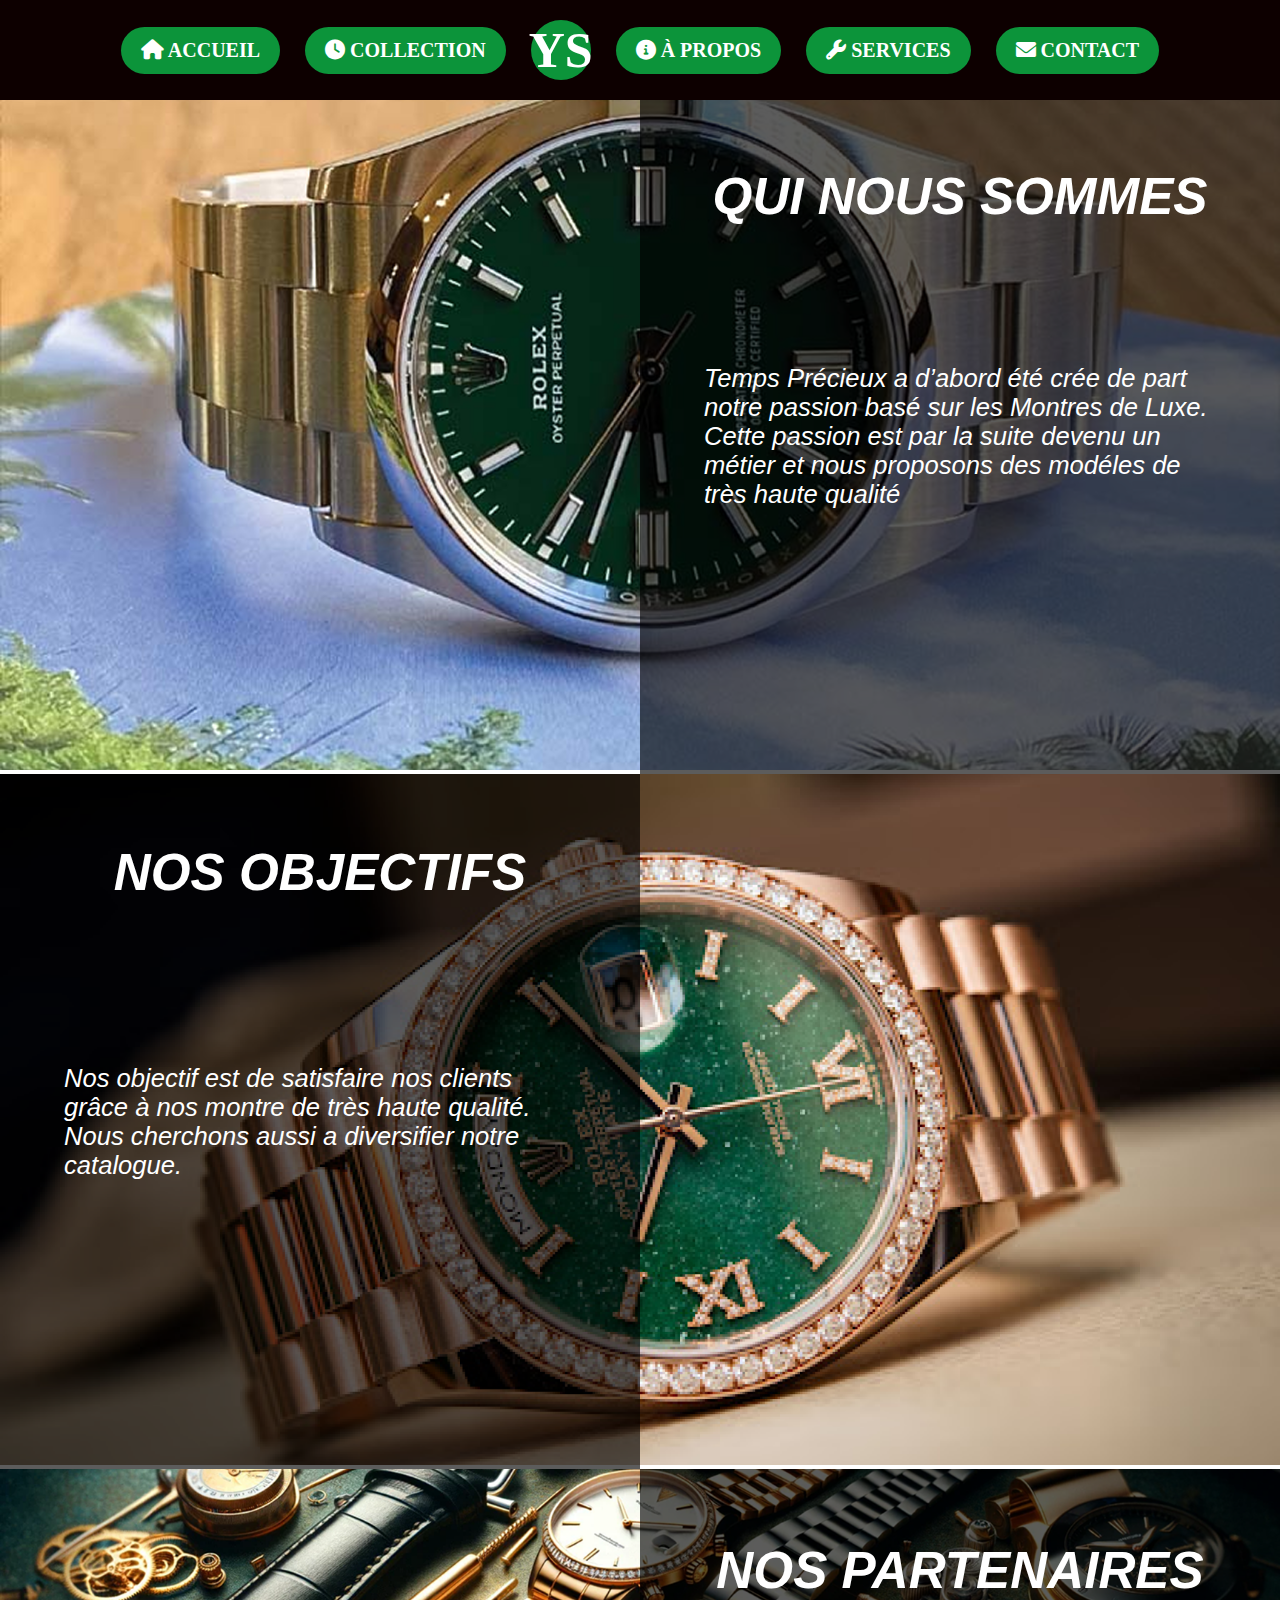
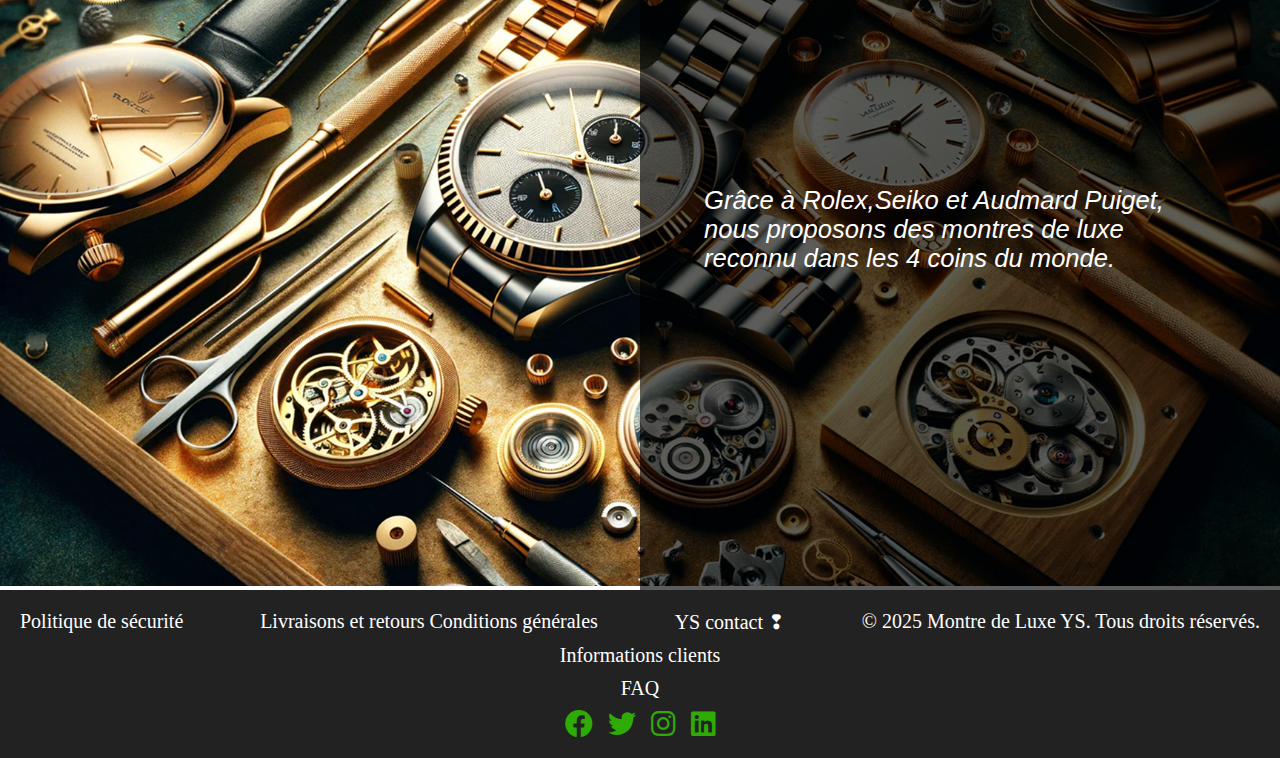
<file: Page_a_Propos/index.html>
<!DOCTYPE html>
<html lang="fr">
    <head>
        <meta charset="UTF-8">
        <meta name="viewport" content="width=device-width, initial-scale=1.0">
        <link rel="stylesheet" href="style.css">
        <link rel="stylesheet" href="https://cdnjs.cloudflare.com/ajax/libs/font-awesome/6.0.0-beta3/css/all.min.css">
    </head>
    
    <body>

        <div class="wrapper"> 

            <header>
                <nav>
                    <ul>
                        <li><a href="#home"><i class="fas fa-home custom-home-icon"></i> Accueil</a></li>
                        <li><a href="#collection"><i class="fa-solid fa-clock"></i> Collection</a></li>
                        <p>YS</p>
                        <li><a href="#about"><i class="fas fa-info-circle"></i> À propos</a></li>
                        <li><a href="#services"><i class="fas fa-wrench"></i> Services</a></li>
                        <li><a href="#contact"><i class="fas fa-envelope"></i> Contact</a></li>
                    </ul>
                </nav>
            </header>
    
            <div class="page-body"> 
                <!--  -->
                <div class="image-container">
                    <div class="image-wrapper">
                        <img src="img/image1.png" alt="">
                        <div class="overlay">
                            <h2>QUI NOUS SOMMES</h2>
                            <p>Temps Précieux a d’abord été crée de part notre passion basé sur les Montres de Luxe. Cette passion est par la suite devenu un métier et nous proposons des modéles de très haute qualité</p>
                        </div>
                    </div>
                    <div class="image-wrapper">
                        <img src="img/image2.png" alt="">
                        <div class="overlay">
                            <h2>NOS OBJECTIFS</h2>
                            <p>Nos objectif est de satisfaire nos clients grâce à nos montre de très haute qualité. Nous cherchons aussi a diversifier notre catalogue.</p>
                        </div>
                    </div>
                    <div class="image-wrapper">
                        <img src="img/image3.png" alt="">
                        <div class="overlay">
                            <h2>NOS PARTENAIRES</h2>
                            <p>Grâce à Rolex,Seiko et Audmard Puiget, nous proposons des montres de luxe reconnu dans les 4 coins du monde.</p>
                        </div>
                    </div>
                </div>
                <footer class="page-footer">
                    <div class="conditions">
                    <p>Politique de sécurité</p>
                    <p>Livraisons et retours Conditions générales </p>
                    <p>YS contact  &#10082; </p>        
                    <p>&copy; 2025 Montre de Luxe YS. Tous droits réservés.</p>
                    </div>
                    <p class="info">Informations clients </p>
                    <p class="faq">FAQ</p>  
                    <ul>
                        <li><a href="#"><i class="fab fa-facebook"></i></a></li>
                        <li><a href="#"><i class="fab fa-twitter"></i></a></li>
                        <li><a href="#"><i class="fab fa-instagram"></i></a></li>
                        <li><a href="#"><i class="fab fa-linkedin"></i></a></li>
                    </ul>
                </footer> 
    
            </div> 

        </div> 
    </body>
</html>
</file>
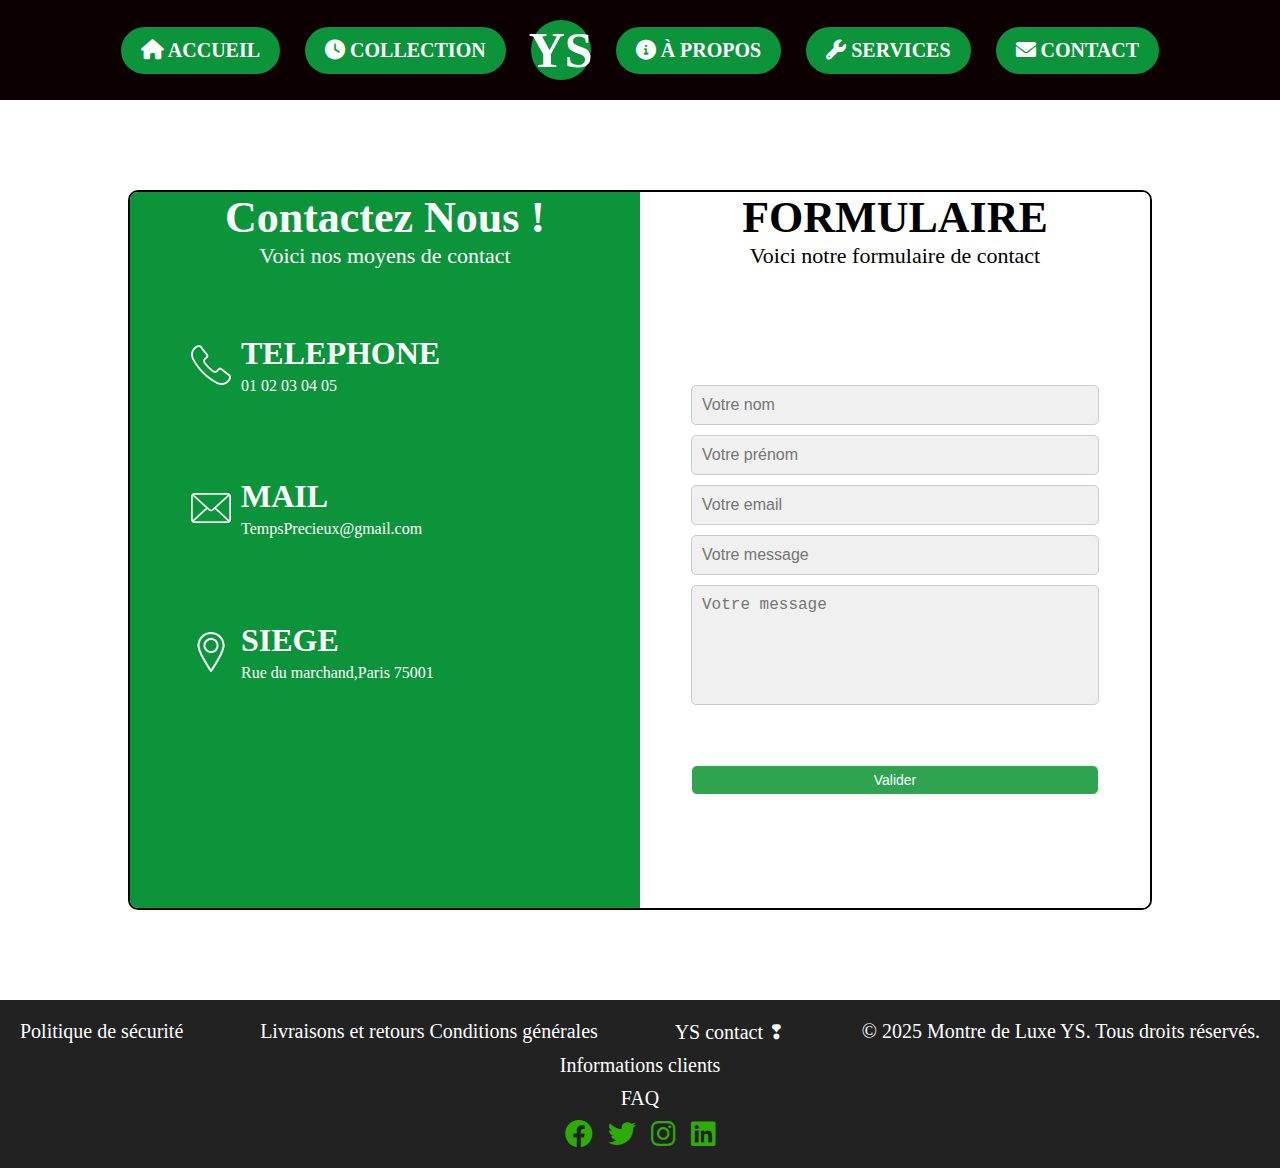
<file: Page_nous_contactez/index.html>
<!DOCTYPE html>
<html lang="fr">
    <head>
        <meta charset="UTF-8">
        <meta name="viewport" content="width=device-width, initial-scale=1.0">
        <link rel="stylesheet" href="style.css">
        <link rel="stylesheet" href="https://cdnjs.cloudflare.com/ajax/libs/font-awesome/6.0.0-beta3/css/all.min.css">
    </head>
    
    <body>

        <div class="wrapper"> 

            <header>
                <nav>
                    <ul>
                        <li><a href="#home"><i class="fas fa-home custom-home-icon"></i> Accueil</a></li>
                        <li><a href="#collection"><i class="fa-solid fa-clock"></i> Collection</a></li>
                        <p>YS</p>
                        <li><a href="#about"><i class="fas fa-info-circle"></i> À propos</a></li>
                        <li><a href="#services"><i class="fas fa-wrench"></i> Services</a></li>
                        <li><a href="#contact"><i class="fas fa-envelope"></i> Contact</a></li>
                    </ul>
                </nav>
            </header>
    
            <div class="page-body">                 
                 <div class="layout">
                    <div class="container"id="container1">
                        <div class="title-container">
                            <h2>Contactez Nous !</h2>
                            <p>Voici nos moyens de contact</p>                    
                        </div> 
                        <div class="infomations-container">
                            <div class="our-infomation">
                                <img src="img/telephone.png" alt="logo télephone">
                                
                                <div class="text-infomation">
                                    <h3>TELEPHONE</h3>
                                    <p>01 02 03 04 05</p>
                                </div>    
                            </div>
                            <div class="our-infomation">
                                <img src="img/enveloppe.png" alt="logo mail">
                                <div class="text-infomation">
                                    <h3>MAIL</h3>
                                    <p>TempsPrecieux@gmail.com</p>
                                </div>    
                            </div>  
                            <div class="our-infomation">
                                <img src="img/broche-de-localisation.png" alt="logo location">
                                <div class="text-infomation">
                                    <h3>SIEGE</h3>
                                    <p>Rue du marchand,Paris 75001</p>
                                </div>    
                            </div>                       
                        </div> 
                    
                    </div> 
                    <div class="container"id="container2">
                        <div class="title-container">
                            <h2>FORMULAIRE</h2>
                            <p>Voici notre formulaire de contact</p>                    
                        </div> 
                        <div class="infomations-container">
                            <div class="your-infomation">
                                <input type="text" placeholder="Votre nom"  name="lastname">
                                <input type="text" placeholder="Votre prénom"  name="firstname">
                                <input type="email" placeholder="Votre email"  name="email">
                                <input type="text" placeholder="Votre message"  name="message">  
                                <textarea placeholder="Votre message" name="message" rows="4"></textarea>
                            </div>                            
                        </div> 
                        <button type="submit" class="submit-button">Valider</button>
                    </div> 

                 </div>    
            </div> 

            <footer class="page-footer">
                <div class="conditions">
                <p>Politique de sécurité</p>
                <p>Livraisons et retours Conditions générales </p>
                <p>YS contact  &#10082; </p>        
                <p>&copy; 2025 Montre de Luxe YS. Tous droits réservés.</p>
                </div>
                <p class="info">Informations clients </p>
                <p class="faq">FAQ</p>  
                <ul>
                    <li><a href="#"><i class="fab fa-facebook"></i></a></li>
                    <li><a href="#"><i class="fab fa-twitter"></i></a></li>
                    <li><a href="#"><i class="fab fa-instagram"></i></a></li>
                    <li><a href="#"><i class="fab fa-linkedin"></i></a></li>
                </ul>
            </footer> 
        </div> 
    </body>
</html>
</file>
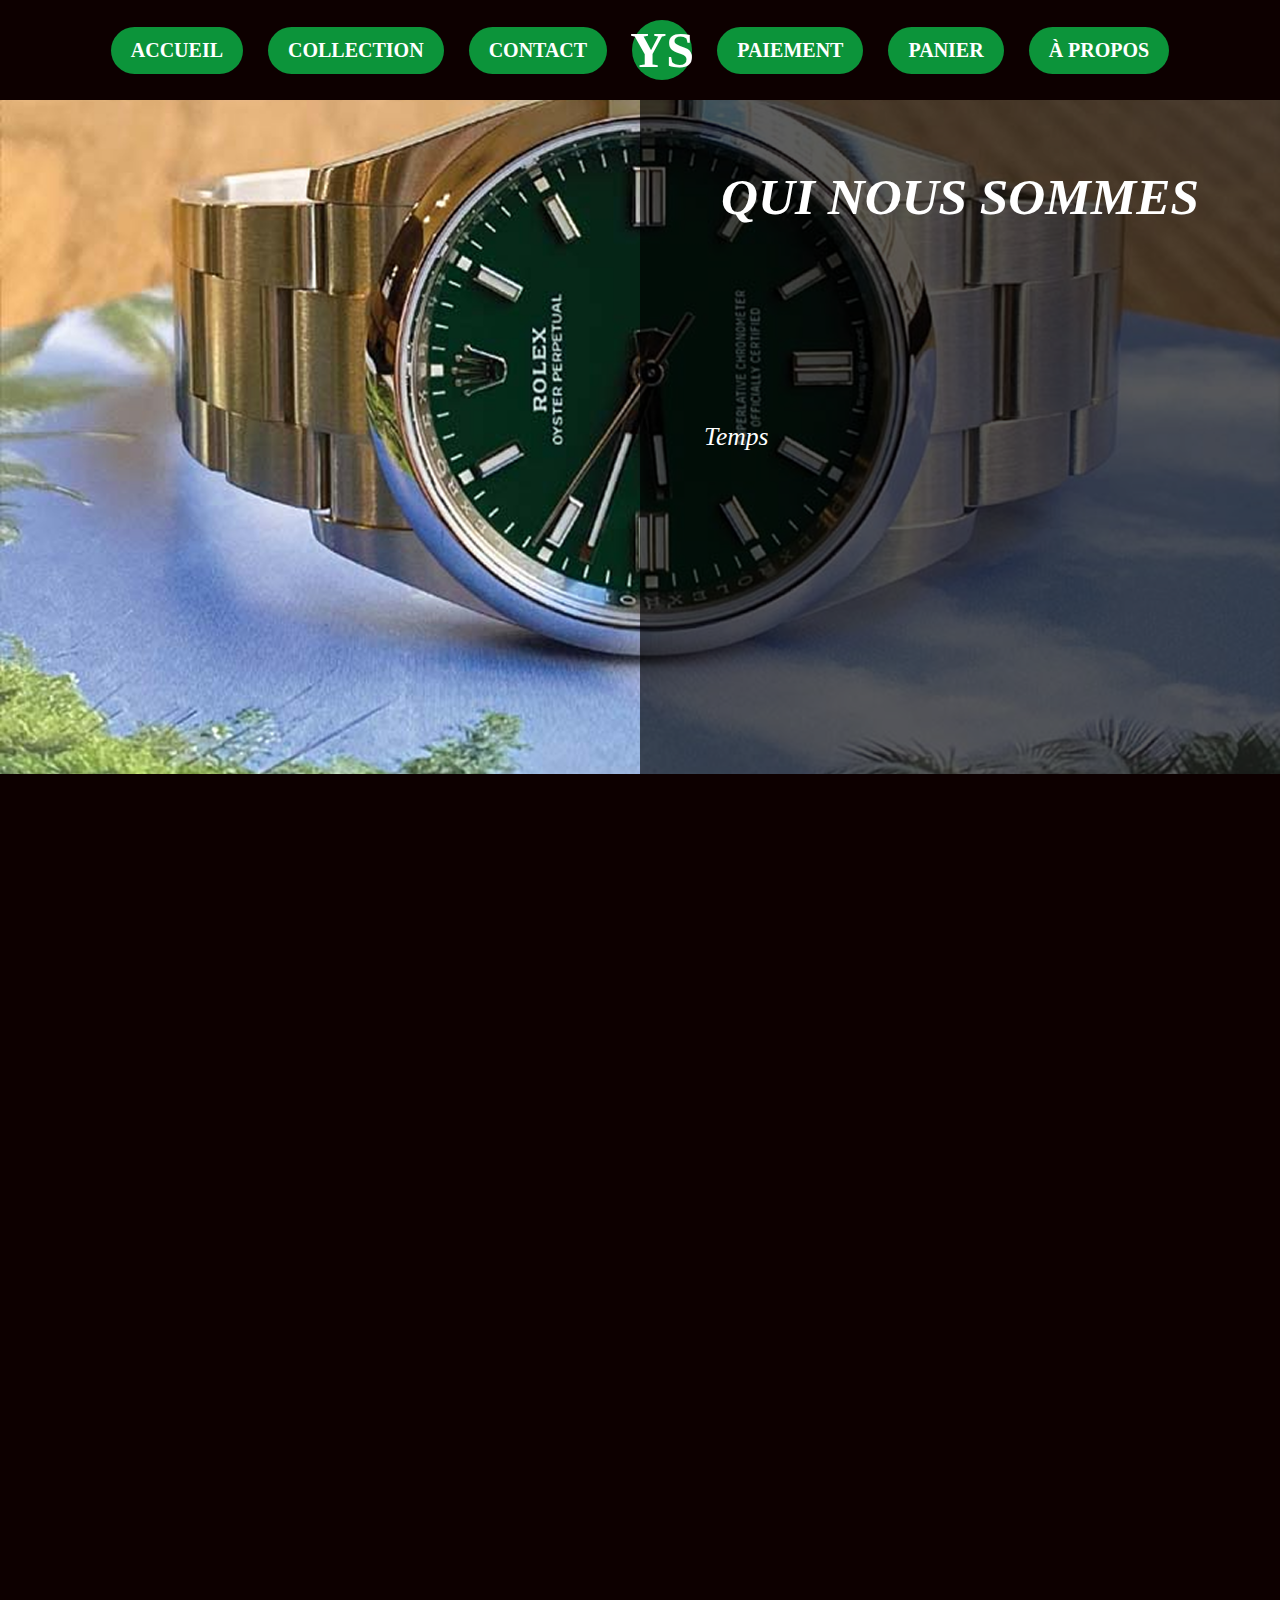
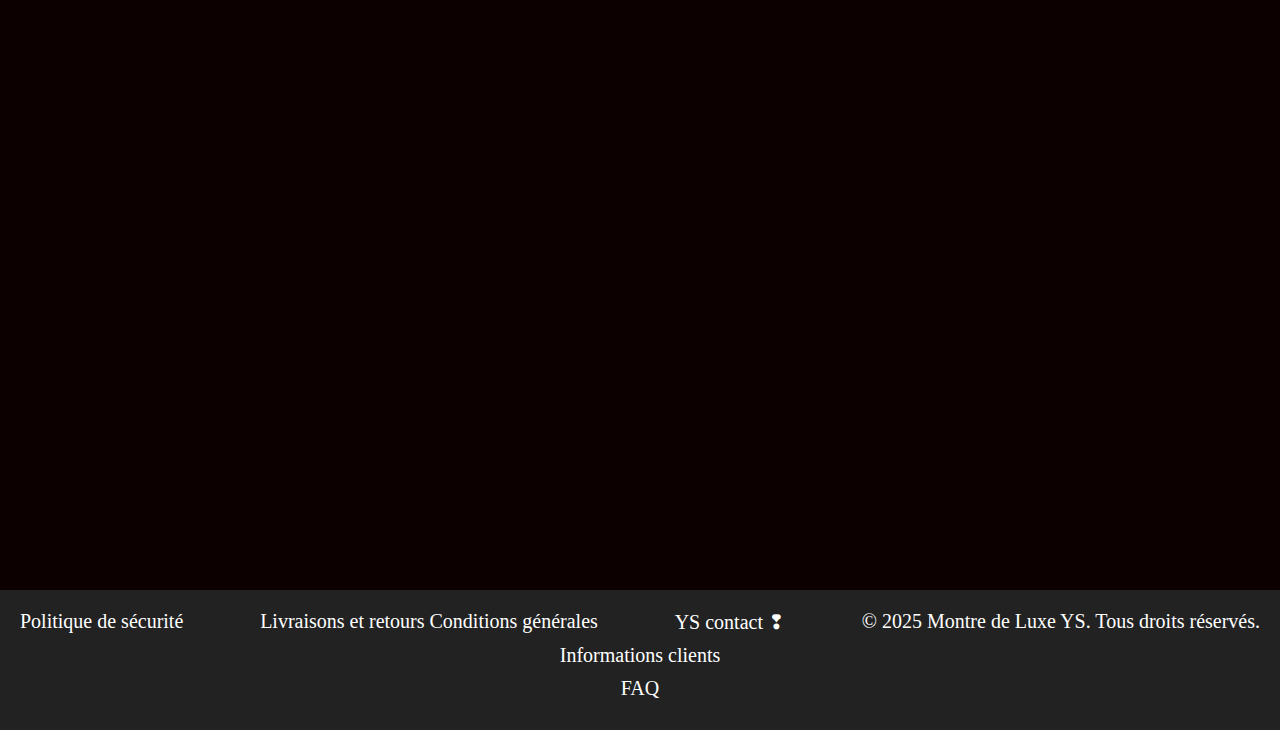
<file: about.html>
<!DOCTYPE html>
<html lang="fr">
    <head>
        <meta charset="UTF-8">
        <meta http-equiv="Content-Security-Policy" content="default-src 'self';
            script-src 'self';
            style-src 'self' https://cdnjs.cloudflare.com;
            font-src 'self' https://cdnjs.cloudflare.com;
            img-src 'self' data:;"> 
        <meta name="viewport" content="width=device-width, initial-scale=1.0">
        <link rel="stylesheet" href="about.css">
        <link rel="stylesheet" href="https://cdnjs.cloudflare.com/ajax/libs/font-awesome/6.0.0-beta3/css/all.min.css"                
            integrity="sha384-5e2ESR8Ycmos6g3gAKr1Jvwye8sW4U1u/cAKulfVJnkakCcMqhOudbtPnvJ+nbv7"
            crossorigin="anonymous"/>
            <title>a propos</title>
    </head>
    
    <body>

        <div class="burger">
            <div></div>
            <div></div>
            <div></div>
        </div>
    
        <div class="wrapper"> 

            <header>
                <nav>
                    <ul>
                    <li><a href="index.html"><i class="fas fa-home"></i> Accueil</a></li>
                    <li><a href="produit.html"><i class="fa-solid fa-clock"></i> Collection</a></li>
                    <li><a href="contact.html"><i class="fas fa-envelope"></i> Contact</a></li>
                    <p class="brand">YS</p>                   
                    <li><a href="paiement.html"><i class="fas fa-wrench"></i>Paiement</a></li>
                    <li><a href="panier.html"><i class="fas fa-shopping-cart"></i> Panier</a></li>
                    <li><a href="about.html"><i class="fas fa-info-circle"></i> À propos</a></li>
                    </ul>
                </nav>
            </header>
    
            <main>                 
                <div class="image-container">
                    <div class="image-wrapper">
                        <img src="img/image1.png" alt="">
                        <div class="overlay">
                            <h2>QUI NOUS SOMMES</h2>
                            <p>Temps Précieux a d’abord été crée de part notre passion basé sur les Montres de Luxe. Cette passion est par la suite devenu un métier et nous proposons des modéles de très haute qualité</p>
                        </div>
                    </div>
                    <div class="image-wrapper">
                        <img src="img/image2.png" alt="">
                        <div class="overlay">
                            <h2>NOS OBJECTIFS</h2>
                            <p>Nos objectif est de satisfaire nos clients grâce à nos montre de très haute qualité. Nous cherchons aussi a diversifier notre catalogue.</p>
                        </div>
                    </div>
                    <div class="image-wrapper">
                        <img src="img/image3.png" alt="">
                        <div class="overlay">
                            <h2>NOS PARTENAIRES</h2>
                            <p>Grâce à Rolex,Seiko et Audmard Puiget, nous proposons des montres de luxe reconnu dans les 4 coins du monde.</p>
                        </div>
                    </div>
                </div>
            </main> 


            <footer class="page-footer">
                <div class="conditions">
                <p>Politique de sécurité</p>
                <p>Livraisons et retours Conditions générales </p>
                <p>YS contact  &#10082; </p>        
                <p>&copy; 2025 Montre de Luxe YS. Tous droits réservés.</p>
                </div>
                <p class="info">Informations clients </p>
                <p class="faq">FAQ</p>  
                <ul>
                    <li><a href="#"><i class="fab fa-facebook"></i></a></li>
                    <li><a href="#"><i class="fab fa-twitter"></i></a></li>
                    <li><a href="#"><i class="fab fa-instagram"></i></a></li>
                    <li><a href="#"><i class="fab fa-linkedin"></i></a></li>
                </ul>
            </footer> 
    
            

        </div>
        <script src="https://unpkg.com/leaflet/dist/leaflet.js" 
        integrity="sha384-cxOPjt7s7Iz04uaHJceBmS+qpjv2JkIHNVcuOrM+YHwZOmJGBXI00mdUXEq65HTH" 
        crossorigin="anonymous"></script>
        <script src="about.js"></script>
    </body>
</html>
</file>
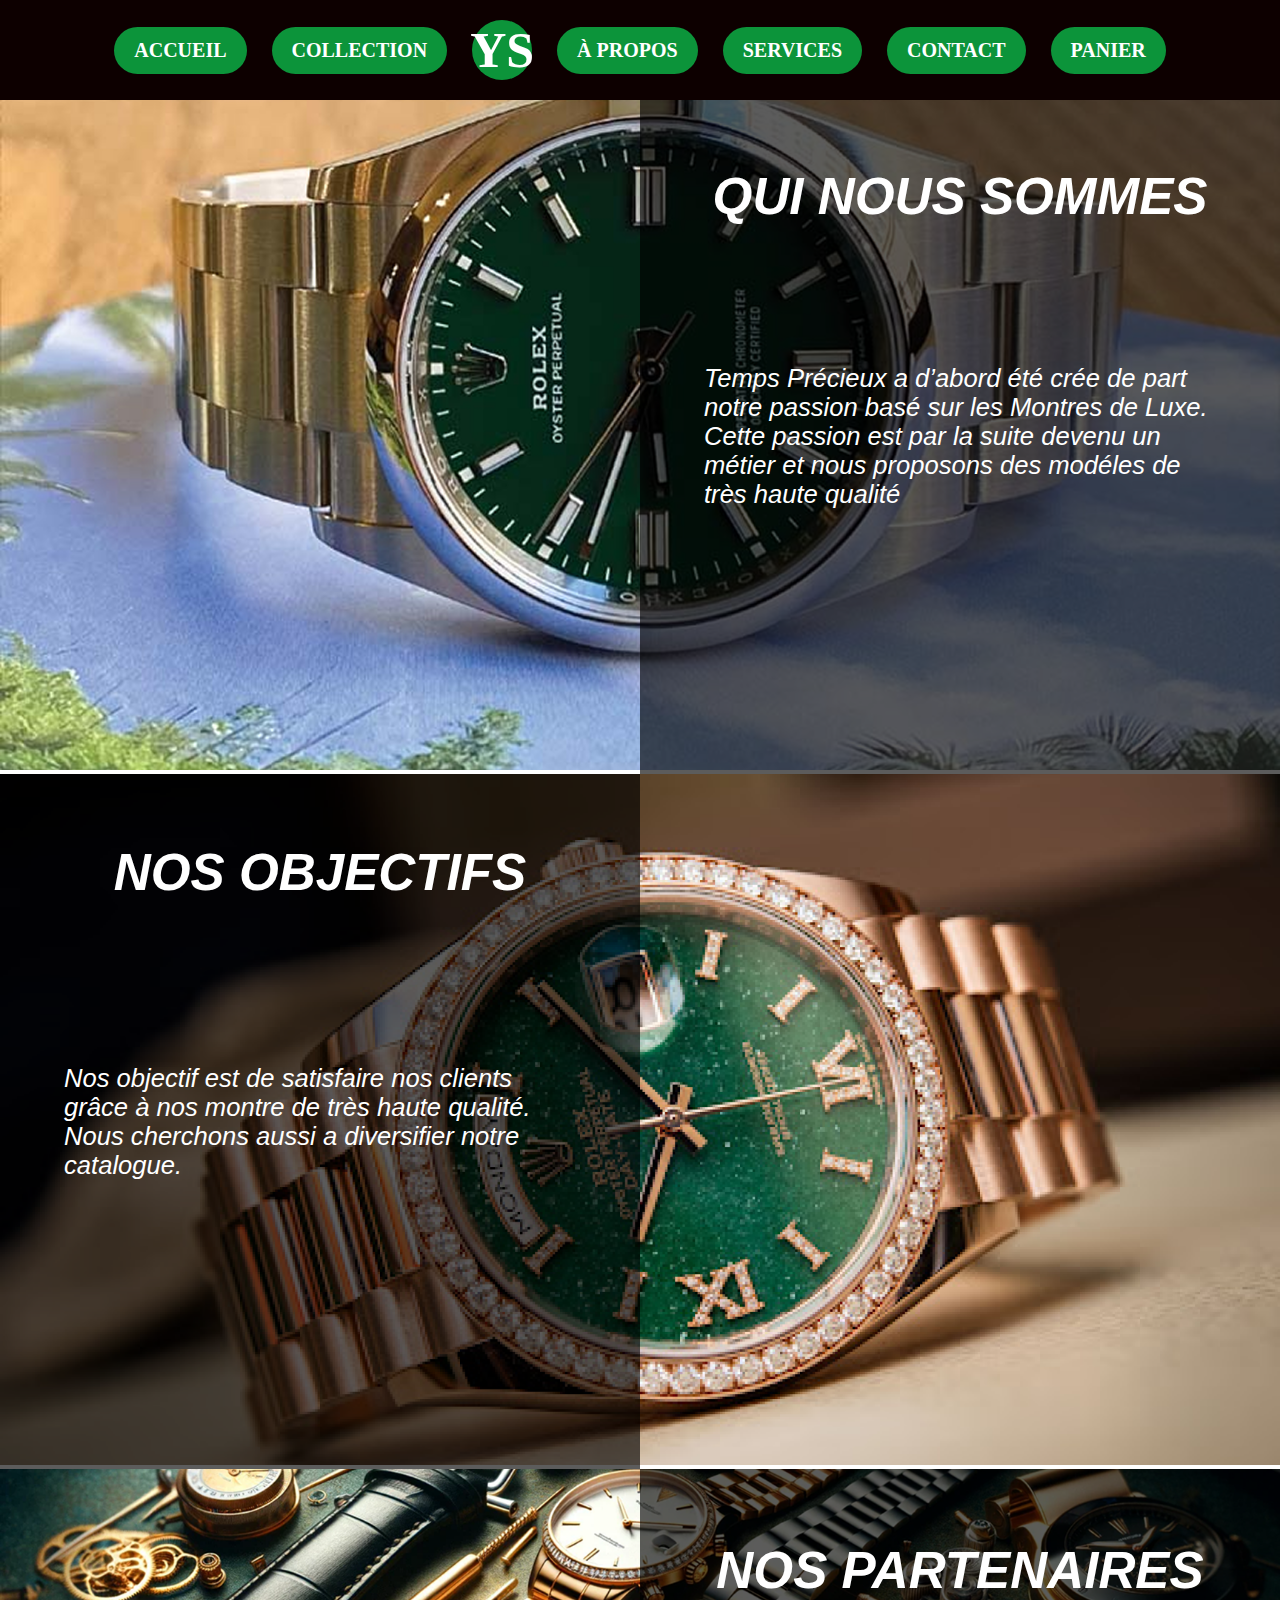
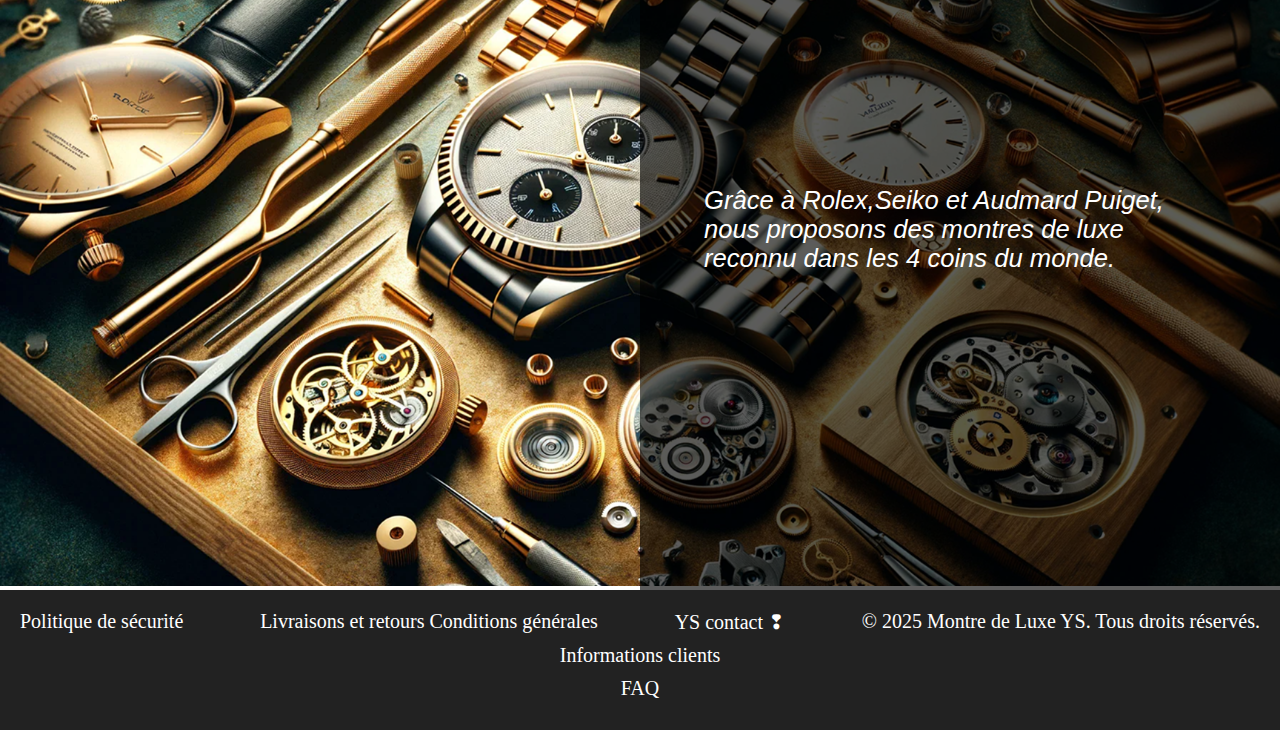
<file: Page_a_Propos/about.html>
<!DOCTYPE html>
<html lang="fr">
    <head>
        <meta charset="UTF-8">
        <meta http-equiv="Content-Security-Policy" content="default-src 'self'; script-src 'self'; style-src 'self'; img-src 'self' data:;"> 
        <meta name="viewport" content="width=device-width, initial-scale=1.0">
        <link rel="stylesheet" href="about.css">
        <link rel="stylesheet" href="https://cdnjs.cloudflare.com/ajax/libs/font-awesome/6.0.0-beta3/css/all.min.css">
    </head>
    
    <body>

        <div class="wrapper"> 

            <header>
                <nav>
                    <ul>
                        <li><a href="acceuil.html"><i class="fas fa-home"></i> Accueil</a></li>
                        <li><a href="#collection"><i class="fa-solid fa-clock"></i> Collection</a></li>
                        <p class="brand">YS</p>
                        <li><a href="#about.html"><i class="fas fa-info-circle"></i> À propos</a></li>
                        <li><a href="#services"><i class="fas fa-wrench"></i> Services</a></li>
                        <li><a href="#contact.html"><i class="fas fa-envelope"></i> Contact</a></li>
                        <li><a href="panier.html"><i class="fas fa-shopping-cart"></i> Panier</a></li>
    
                    </ul>
                </nav>
            </header>
    
            <div class="page-body"> 
                <!--  -->
                <div class="image-container">
                    <div class="image-wrapper">
                        <img src="img/image1.png" alt="">
                        <div class="overlay">
                            <h2>QUI NOUS SOMMES</h2>
                            <p>Temps Précieux a d’abord été crée de part notre passion basé sur les Montres de Luxe. Cette passion est par la suite devenu un métier et nous proposons des modéles de très haute qualité</p>
                        </div>
                    </div>
                    <div class="image-wrapper">
                        <img src="img/image2.png" alt="">
                        <div class="overlay">
                            <h2>NOS OBJECTIFS</h2>
                            <p>Nos objectif est de satisfaire nos clients grâce à nos montre de très haute qualité. Nous cherchons aussi a diversifier notre catalogue.</p>
                        </div>
                    </div>
                    <div class="image-wrapper">
                        <img src="img/image3.png" alt="">
                        <div class="overlay">
                            <h2>NOS PARTENAIRES</h2>
                            <p>Grâce à Rolex,Seiko et Audmard Puiget, nous proposons des montres de luxe reconnu dans les 4 coins du monde.</p>
                        </div>
                    </div>
                </div>
                <footer class="page-footer">
                    <div class="conditions">
                    <p>Politique de sécurité</p>
                    <p>Livraisons et retours Conditions générales </p>
                    <p>YS contact  &#10082; </p>        
                    <p>&copy; 2025 Montre de Luxe YS. Tous droits réservés.</p>
                    </div>
                    <p class="info">Informations clients </p>
                    <p class="faq">FAQ</p>  
                    <ul>
                        <li><a href="#"><i class="fab fa-facebook"></i></a></li>
                        <li><a href="#"><i class="fab fa-twitter"></i></a></li>
                        <li><a href="#"><i class="fab fa-instagram"></i></a></li>
                        <li><a href="#"><i class="fab fa-linkedin"></i></a></li>
                    </ul>
                </footer> 
    
            </div> 

        </div> 
    </body>
</html>
</file>
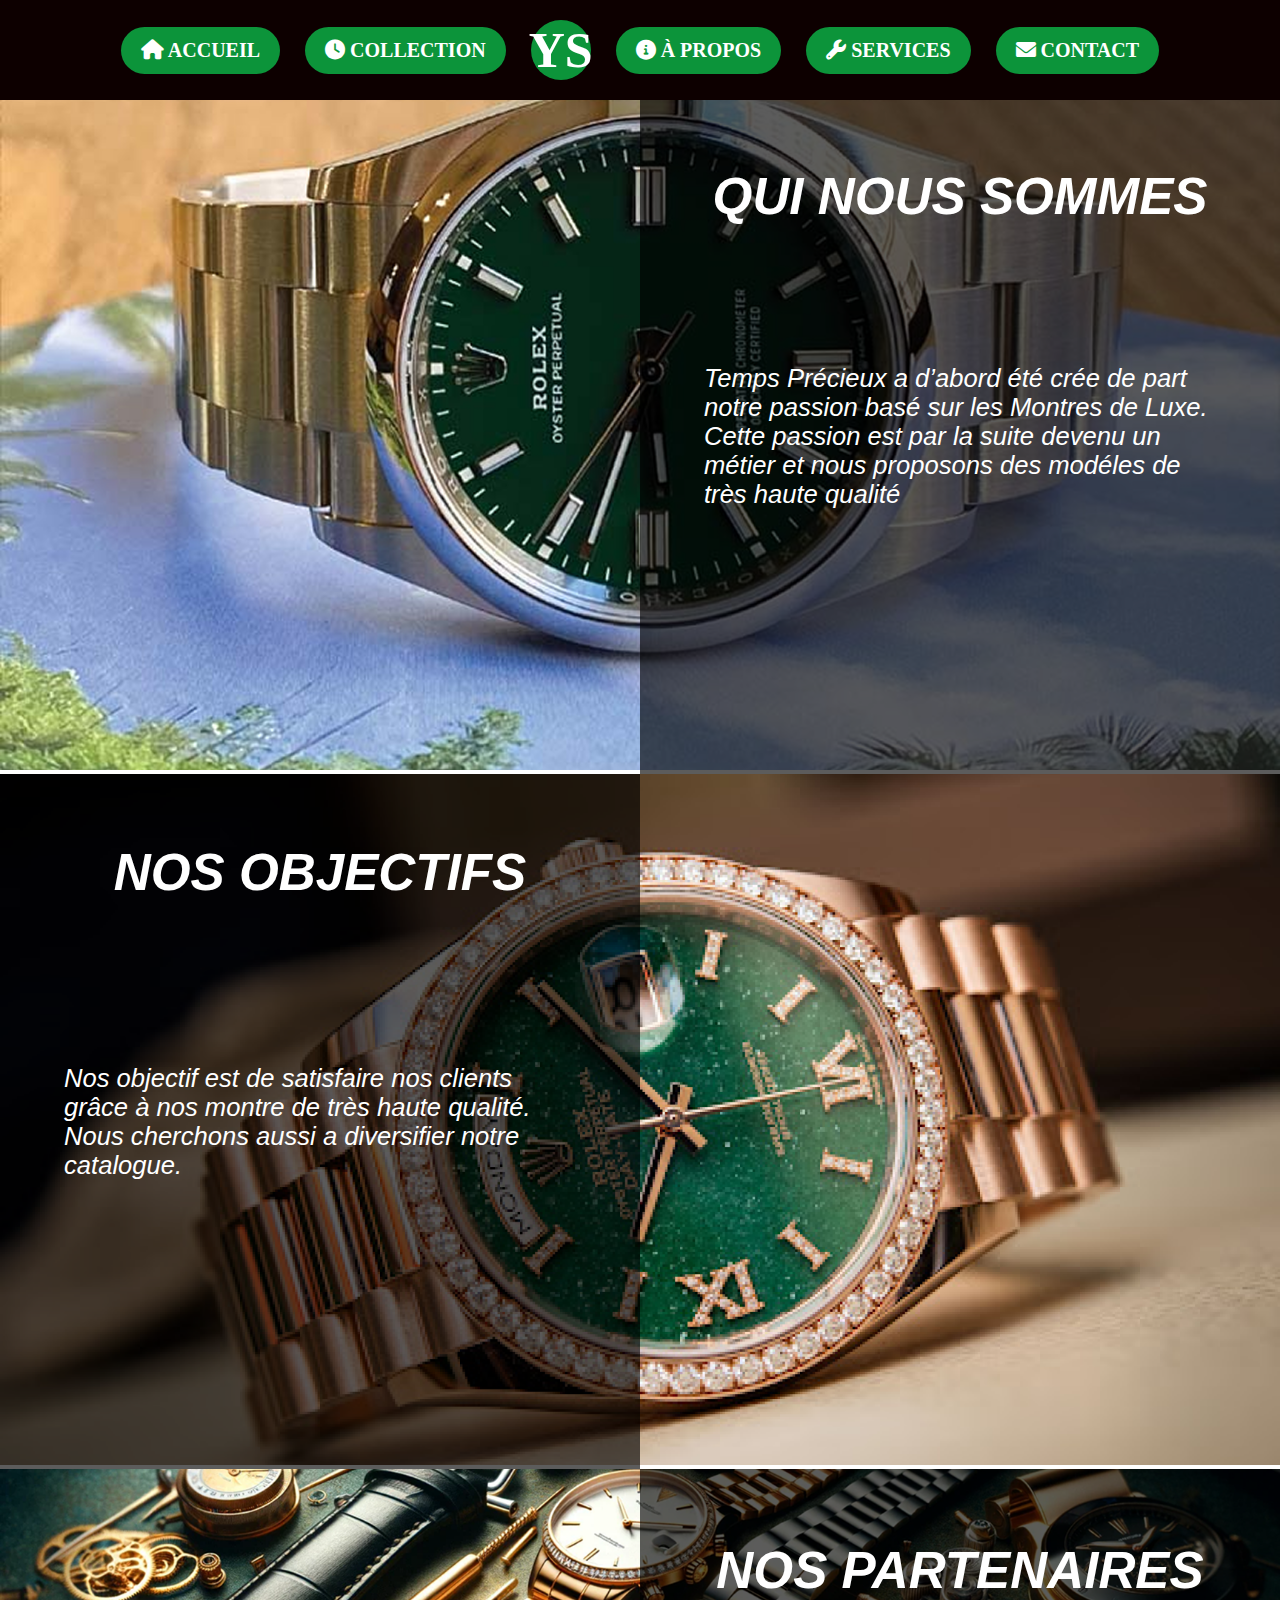
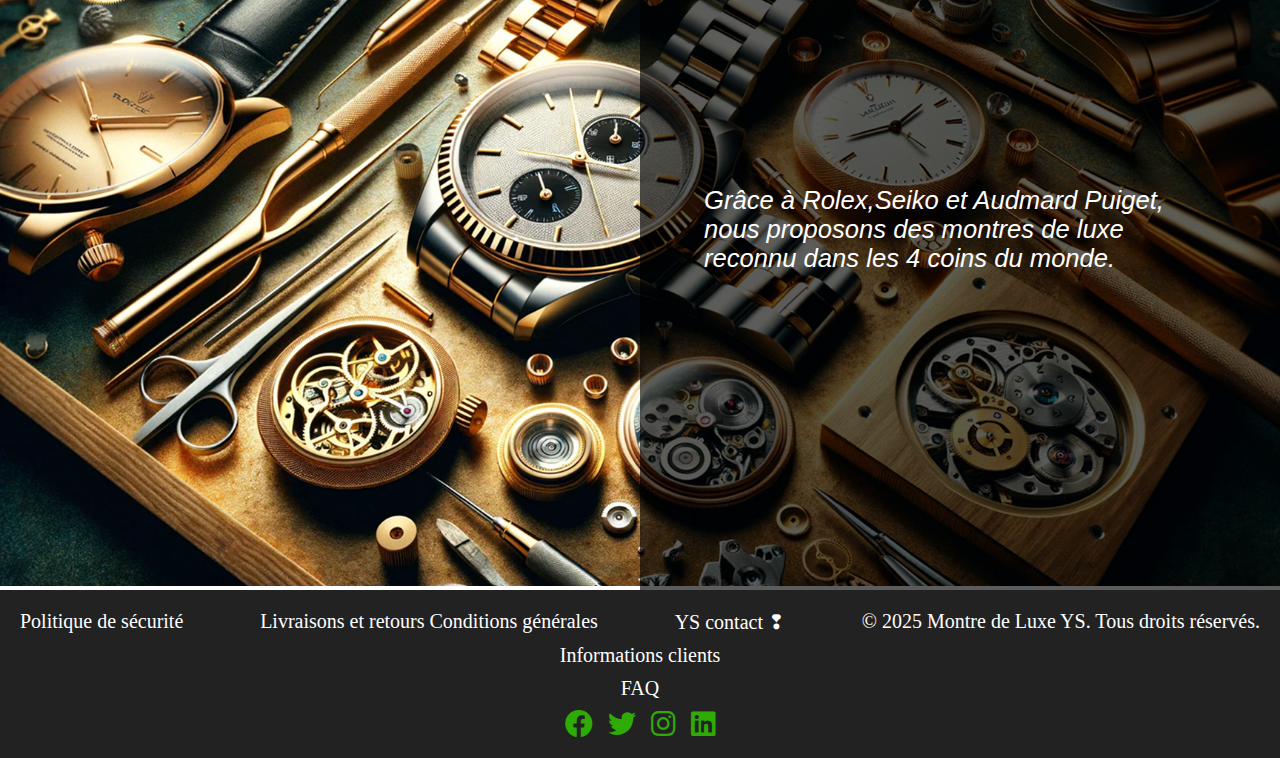
<file: Page_a_Propos/Page_a_Propos_index.html>
<!DOCTYPE html>
<html lang="fr">
    <head>
        <meta charset="UTF-8">
        <meta name="viewport" content="width=device-width, initial-scale=1.0">
        <link rel="stylesheet" href="Page_a_Propos_style.css">
        <link rel="stylesheet" href="https://cdnjs.cloudflare.com/ajax/libs/font-awesome/6.0.0-beta3/css/all.min.css">
    </head>
    
    <body>

        <div class="wrapper"> 

            <header>
                <nav>
                    <ul>
                        <li><a href="#home"><i class="fas fa-home custom-home-icon"></i> Accueil</a></li>
                        <li><a href="#collection"><i class="fa-solid fa-clock"></i> Collection</a></li>
                        <p>YS</p>
                        <li><a href="#about"><i class="fas fa-info-circle"></i> À propos</a></li>
                        <li><a href="#services"><i class="fas fa-wrench"></i> Services</a></li>
                        <li><a href="#contact"><i class="fas fa-envelope"></i> Contact</a></li>
                    </ul>
                </nav>
            </header>
    
            <div class="page-body"> 
                <!--  -->
                <div class="image-container">
                    <div class="image-wrapper">
                        <img src="img/image1.png" alt="">
                        <div class="overlay">
                            <h2>QUI NOUS SOMMES</h2>
                            <p>Temps Précieux a d’abord été crée de part notre passion basé sur les Montres de Luxe. Cette passion est par la suite devenu un métier et nous proposons des modéles de très haute qualité</p>
                        </div>
                    </div>
                    <div class="image-wrapper">
                        <img src="img/image2.png" alt="">
                        <div class="overlay">
                            <h2>NOS OBJECTIFS</h2>
                            <p>Nos objectif est de satisfaire nos clients grâce à nos montre de très haute qualité. Nous cherchons aussi a diversifier notre catalogue.</p>
                        </div>
                    </div>
                    <div class="image-wrapper">
                        <img src="img/image3.png" alt="">
                        <div class="overlay">
                            <h2>NOS PARTENAIRES</h2>
                            <p>Grâce à Rolex,Seiko et Audmard Puiget, nous proposons des montres de luxe reconnu dans les 4 coins du monde.</p>
                        </div>
                    </div>
                </div>
                <footer class="page-footer">
                    <div class="conditions">
                    <p>Politique de sécurité</p>
                    <p>Livraisons et retours Conditions générales </p>
                    <p>YS contact  &#10082; </p>        
                    <p>&copy; 2025 Montre de Luxe YS. Tous droits réservés.</p>
                    </div>
                    <p class="info">Informations clients </p>
                    <p class="faq">FAQ</p>  
                    <ul>
                        <li><a href="#"><i class="fab fa-facebook"></i></a></li>
                        <li><a href="#"><i class="fab fa-twitter"></i></a></li>
                        <li><a href="#"><i class="fab fa-instagram"></i></a></li>
                        <li><a href="#"><i class="fab fa-linkedin"></i></a></li>
                    </ul>
                </footer> 
    
            </div> 

        </div> 
    </body>
</html>
</file>
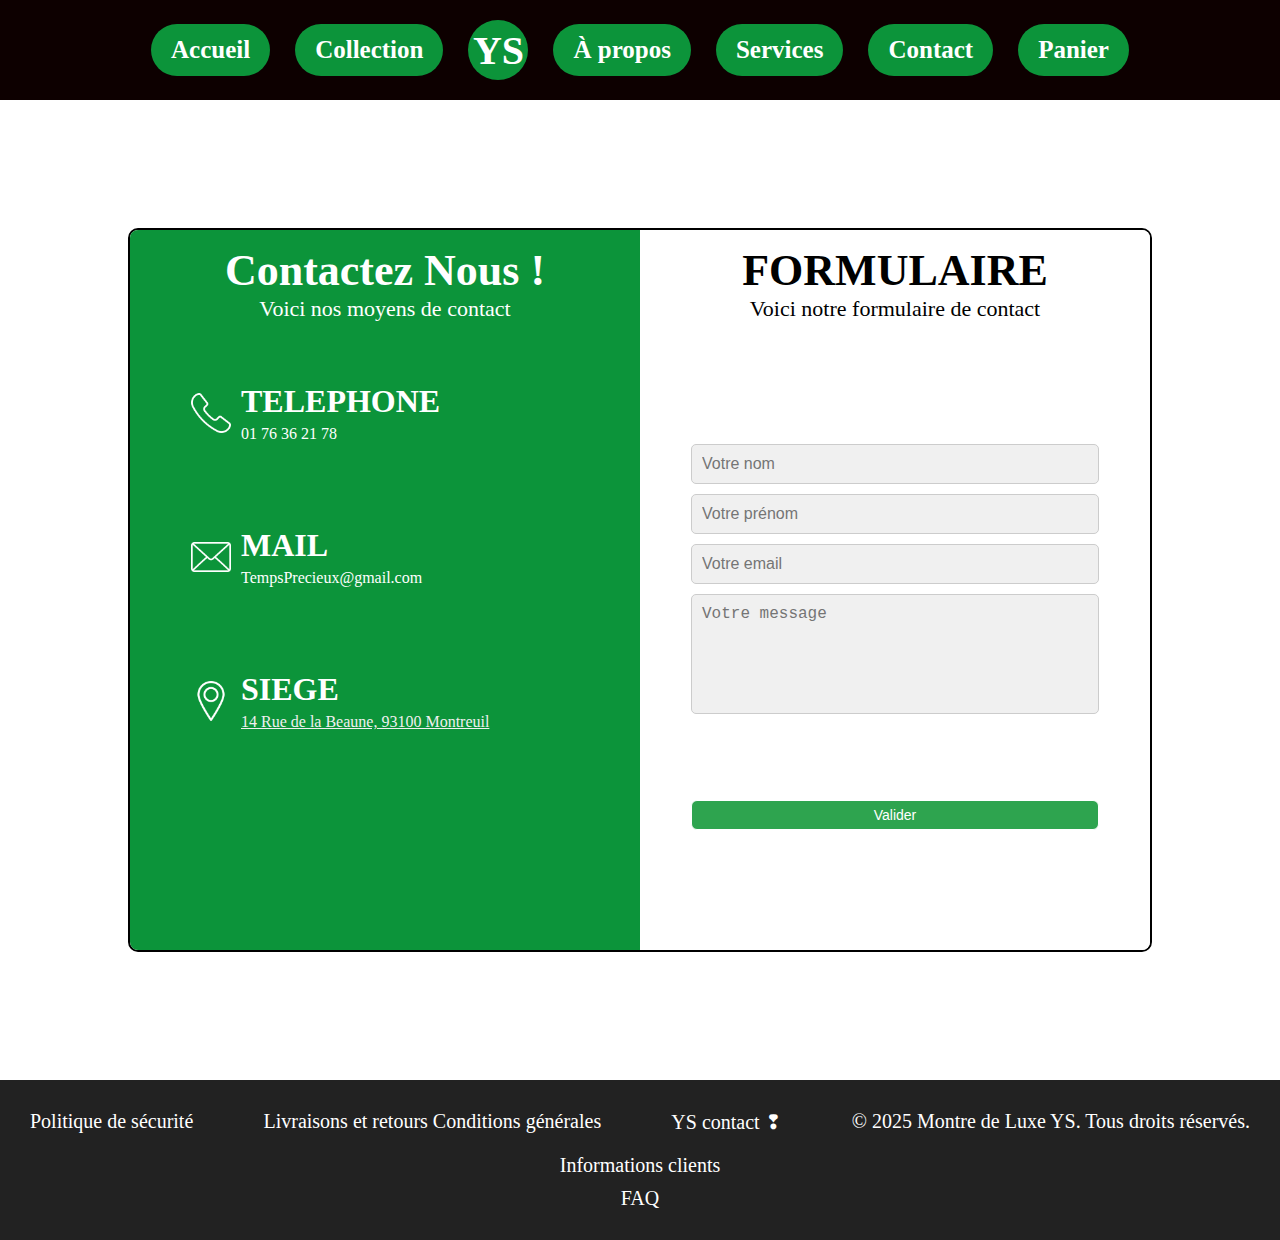
<file: Page_nous_contactez/contact.html>
<!DOCTYPE html>
<html lang="fr">
    <head>
        <meta charset="UTF-8">
        <script src="contact.js"></script>
        <meta name="viewport" content="width=device-width, initial-scale=1.0">
        <meta http-equiv="Content-Security-Policy" content="default-src 'self'; script-src 'self' unsafe-inline;
         style-src 'self'
         ; img-src 'self' data:;"> 
        <link rel="stylesheet" href="https://cdnjs.cloudflare.com/ajax/libs/font-awesome/6.0.0-beta3/css/all.min.css">   
        <link rel="stylesheet" href="contact.css">  
        
        
    </head>
    
    <body>
        

        <div class="wrapper"> 

            <header>
                <nav>
                    <ul>
                        <li><a href="acceuil.html"><i class="fas fa-home"></i> Accueil</a></li>
                        <li><a href="#collection"><i class="fa-solid fa-clock"></i> Collection</a></li>
                        <p class="brand">YS</p>
                        <li><a href="#about.html"><i class="fas fa-info-circle"></i> À propos</a></li>
                        <li><a href="#services"><i class="fas fa-wrench"></i> Services</a></li>
                        <li><a href="#contact.html"><i class="fas fa-envelope"></i> Contact</a></li>
                        <li><a href="panier.html"><i class="fas fa-shopping-cart"></i> Panier</a></li>
    
                    </ul>
                </nav>
            </header>
    
            <div class="page-body">                 
                 <div class="layout">
                    <div class="container"id="container1">
                        <div class="title-container">
                            <h2>Contactez Nous !</h2>
                            <p>Voici nos moyens de contact</p>                    
                        </div> 
                        <div class="infomations-container">
                            <div class="our-infomation">
                                <img src="img/telephone.png" alt="logo télephone">
                                
                                <div class="text-infomation">
                                    <h3>TELEPHONE</h3>
                                    <p>01 76 36 21 78</p>
                                </div>    
                            </div>
                            <div class="our-infomation">
                                <img src="img/enveloppe.png" alt="logo mail">
                                <div class="text-infomation">
                                    <h3>MAIL</h3>
                                    <p>TempsPrecieux@gmail.com</p>
                                </div>    
                            </div>  
                            <div class="our-infomation">
                                <img src="img/broche-de-localisation.png" alt="logo location">
                                <div class="text-infomation">
                                    <h3>SIEGE</h3>
                                    <a href="http://maps.google.com/?q=1200 14 Rue de la Beaune, 93100 Montreuil" target="_blank" rel="noopener noreferrer">	14 Rue de la Beaune, 93100 Montreuil</a>
                                    
                                </div>    
                            </div>                       
                        </div> 
                    
                    </div> 
                    
                    <div class="container"id="container2">
                        <div class="title-container">
                            <h2>FORMULAIRE</h2>
                            <p>Voici notre formulaire de contact</p>                    
                        </div> 
                        <div class="infomations-container">
                            <div class="your-infomation">
                                <input type="text" placeholder="Votre nom"  name="lastname" id="lastname"></input>
                                <input type="text" placeholder="Votre prénom"  name="firstname"id="firstname"></input>
                                <input type="email" placeholder="Votre email"  name="email"id="email"></input>                                
                                <textarea placeholder="Votre message" name="message" rows="4"id="message"></textarea>
                            </div>                            
                        </div> 
                        
                        <button type="button" class="validate-button">Valider</button>
                        
                        
                    </div> 

                 </div>  
                   
            
                </div> 

            <footer class="page-footer">
                <div class="conditions">
                <p>Politique de sécurité</p>
                <p>Livraisons et retours Conditions générales </p>
                <p>YS contact  &#10082; </p>        
                <p>&copy; 2025 Montre de Luxe YS. Tous droits réservés.</p>
                </div>
                <p class="info">Informations clients </p>
                <p class="faq">FAQ</p>  
                <ul>
                    <li><a href="#"><i class="fab fa-facebook"></i></a></li>
                    <li><a href="#"><i class="fab fa-twitter"></i></a></li>
                    <li><a href="#"><i class="fab fa-instagram"></i></a></li>
                    <li><a href="#"><i class="fab fa-linkedin"></i></a></li>
                </ul>
            </footer> 
        </div> 
    </body>
</html>
</file>
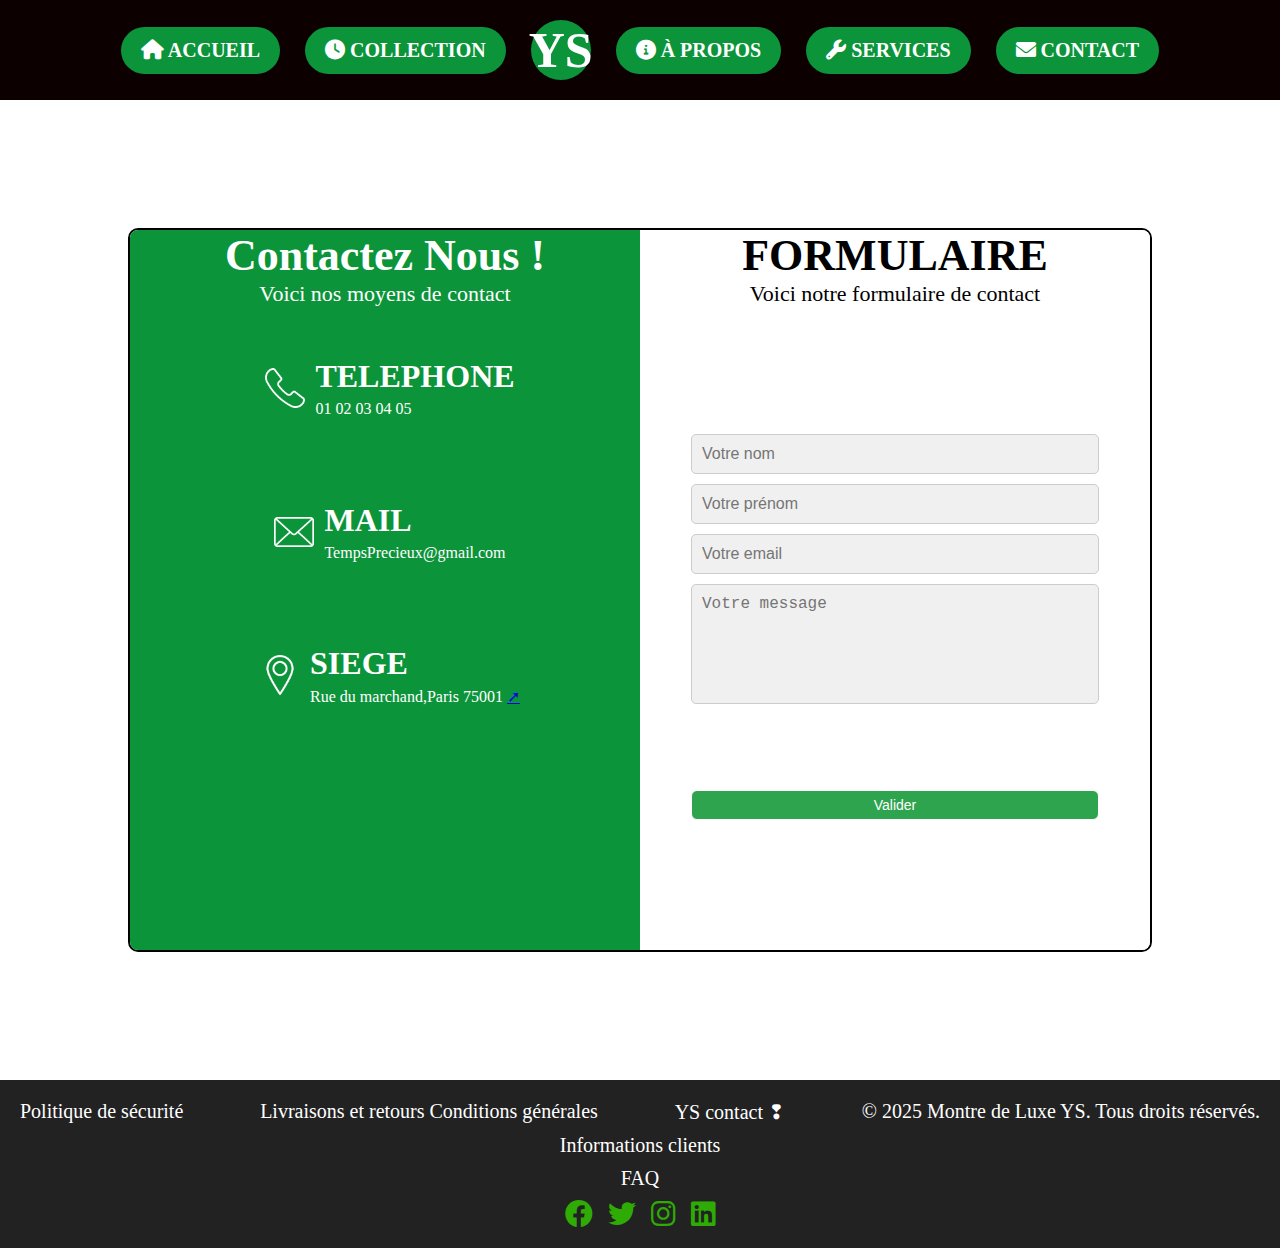
<file: Page_nous_contactez/Page_nous_contactez_index.html>
<!DOCTYPE html>
<html lang="fr">
    <head>
        <meta charset="UTF-8">
        <meta name="viewport" content="width=device-width, initial-scale=1.0">
        <link rel="stylesheet" href="Page_nous_contactez_style.css">
        <link rel="stylesheet" href="https://cdnjs.cloudflare.com/ajax/libs/font-awesome/6.0.0-beta3/css/all.min.css">
        <script src="Page_nous_contactez_script.js"></script>
        
    </head>
    
    <body>

        <div class="wrapper"> 

            <header>
                <nav>
                    <ul>
                        <li><a href="#home"><i class="fas fa-home custom-home-icon"></i> Accueil</a></li>
                        <li><a href="#collection"><i class="fa-solid fa-clock"></i> Collection</a></li>
                        <p>YS</p>
                        <li><a href="#about"><i class="fas fa-info-circle"></i> À propos</a></li>
                        <li><a href="#services"><i class="fas fa-wrench"></i> Services</a></li>
                        <li><a href="#contact"><i class="fas fa-envelope"></i> Contact</a></li>
                    </ul>
                </nav>
            </header>
    
            <div class="page-body">                 
                 <div class="layout">
                    <div class="container"id="container1">
                        <div class="title-container">
                            <h2>Contactez Nous !</h2>
                            <p>Voici nos moyens de contact</p>                    
                        </div> 
                        <div class="infomations-container">
                            <div class="our-infomation">
                                <img src="img/telephone.png" alt="logo télephone">
                                
                                <div class="text-infomation">
                                    <h3>TELEPHONE</h3>
                                    <p>01 02 03 04 05</p>
                                </div>    
                            </div>
                            <div class="our-infomation">
                                <img src="img/enveloppe.png" alt="logo mail">
                                <div class="text-infomation">
                                    <h3>MAIL</h3>
                                    <p>TempsPrecieux@gmail.com</p>
                                </div>    
                            </div>  
                            <div class="our-infomation">
                                <img src="img/broche-de-localisation.png" alt="logo location">
                                <div class="text-infomation">
                                    <h3>SIEGE</h3>
                                    
                                    <p>Rue du marchand,Paris 75001 <a href="http://maps.google.com/?q=1200 Rue du marchand,Paris 75001" target="_blank" rel="noopener noreferrer">	➚</a></p>
                                </div>    
                            </div>                       
                        </div> 
                    
                    </div> 
                    
                    <div class="container"id="container2">
                        <div class="title-container">
                            <h2>FORMULAIRE</h2>
                            <p>Voici notre formulaire de contact</p>                    
                        </div> 
                        <div class="infomations-container">
                            <div class="your-infomation">
                                <input type="text" placeholder="Votre nom"  name="lastname" id="lastname"></input>
                                <input type="text" placeholder="Votre prénom"  name="firstname"id="firstname"></input>
                                <input type="email" placeholder="Votre email"  name="email"id="email"></input>                                
                                <textarea placeholder="Votre message" name="message" rows="4"id="message"></textarea>
                            </div>                            
                        </div> 
                        <button type="button" onclick="showValidation()" class="validate-button">Valider</button>
                    </div> 

                 </div>  
                   
            
                </div> 

            <footer class="page-footer">
                <div class="conditions">
                <p>Politique de sécurité</p>
                <p>Livraisons et retours Conditions générales </p>
                <p>YS contact  &#10082; </p>        
                <p>&copy; 2025 Montre de Luxe YS. Tous droits réservés.</p>
                </div>
                <p class="info">Informations clients </p>
                <p class="faq">FAQ</p>  
                <ul>
                    <li><a href="#"><i class="fab fa-facebook"></i></a></li>
                    <li><a href="#"><i class="fab fa-twitter"></i></a></li>
                    <li><a href="#"><i class="fab fa-instagram"></i></a></li>
                    <li><a href="#"><i class="fab fa-linkedin"></i></a></li>
                </ul>
            </footer> 
        </div> 
    </body>
</html>
</file>
<file: Page_a_Propos/style.css>
* {
    margin: 0;
    padding: 0;
    box-sizing: border-box;
}

html, body {
    /*height: 100%;*/
    margin: 0;
    padding: 0;
    width: 100%;
    /*
    font-family: Arial, sans-serif;
    background-image: url(/img/Cartier-LamontrePanthrelaHauteHorlogerieaufminin-LUXE.TV-ezgif.com-video-to-gif-converter.gif);
    background-size: cover;
    background-position: center;
    background-attachment: fixed;*/
}


.wrapper {
    display: flex;
    flex-direction: column;
    min-height: 100vh;
}


header {
    position: fixed;
    z-index: 99;
    
    background-color: #0d0000;
    color: #fff;
    padding: 20px 40px;
    display: flex;
    align-items: center;
    width: 100%;
    justify-content: center;
}


nav ul {
    display: flex;
    gap: 25px;
    list-style: none;
    align-items: center;
}

nav ul li {
    text-transform: uppercase;
    cursor: pointer;
    font-size: 20px;
    font-weight: bold;
    font-family: 'Helvetica Neue';
    transition: transform 0.3s ease, color 0.3s ease;
}

nav ul li a {
    color: white;
    background-color: rgb(12, 148, 58);
    padding: 12px 20px;
    border-radius: 30px;
    text-decoration: none;
    transition: background-color 0.3s ease, transform 0.2s ease;
    display: inline-block;
}

.btn{
    color:  rgb(5, 120, 45);
    font-family: 'Helvetica Neue';
    font-size: 50px;

}

nav ul li a:hover {
    background-color: rgb(5, 120, 45);
    transform: scale(1.1);
}


nav ul p {
    color: white;
    font-size: 50px;
    background-color: rgb(12, 148, 58);
    width: 60px;
    height: 60px;
    display: flex;
    justify-content: center;
    align-items: center;
    border-radius: 50%;
    font-weight: bold;
    font-family: 'Helvetica Neue';
    transition: transform 0.3s ease, background-color 0.3s ease;
}


nav ul p:hover {
    background-color: rgb(5, 120, 45);
    transform: rotate(10deg) scale(1.1);
}

.phrase {
    padding: 40px;
    width: auto;
    font-size: 24px;
    text-align: center;
    color: white;
    font-weight: bold;
    font-family: 'Helvetica Neue';
}

.page-body {
    /*flex-grow: 1;*/
    margin-top: 100px;
    
}

.page-footer {
    background-color: #222; 
    color: white;
    padding: 20px;
    text-align: center;
    font-size: 14px;
    width: 100%;
    margin-top: auto;
}

.page-footer p {
    font-size: 20px;
    margin-bottom: 10px;
    font-family: 'Helvetica Neue';
    display: flex;

}

.conditions{
    display: flex;
    justify-content: center;
    justify-content: space-between;
}

.faq{
justify-content: center;
}

.info{
    justify-content: center;
}

.page-footer ul {
    display: flex;
    justify-content: center;
    gap: 15px;
    padding: 0;
}

.page-footer li {
    list-style: none;
}

.page-footer li a {
    color: rgb(46, 171, 4);
    font-size: 28px;
    display: flex;
    align-items: center;
    text-decoration: none;
    transition: color 0.3s ease, transform 0.2s ease;
}

.page-footer li a:hover {
    color: #32CD32; 
    transform: scale(1.2);
}




.image-container {
    display: flex;
    flex-direction: column; 
    justify-content: center;
    align-items: center;
    width: 100%;    
}


.image-wrapper {
    position: relative;       
    width: 100%;
    overflow: hidden;
}


.image-wrapper img {
    width: 100%;
    min-height: 100%;
     
}


.image-wrapper .overlay {
    position: absolute;
    top: 0;
    width: 50%; 
    height: 100%;
    background-color: rgba(0, 0, 0, 0.64); 
    display: flex;
    flex-direction: column;
    justify-content: center;
    align-items: center;
    color: #fff;
    text-align: center;    
}
.image-wrapper:nth-child(odd) .overlay {
    right: 0; 
}

.image-wrapper:nth-child(even) .overlay {
    left: 0; 
}


.image-wrapper .overlay h2 {
    position: absolute;
    top: 10%;
    font-size: 4vw;
    margin-bottom: 10px;    
    font-weight: bold;
    font-style: italic;	
    font-family: "Arial",sans-serif;	
    color :white;
}




.image-wrapper .overlay p {
    position: absolute;
    font-size: 2vw;

    width: 80%;
    font-style: italic;
	text-align: start;
    font-family: "Arial",sans-serif;	
    color :white;
}
</file>
<file: Page_nous_contactez/style.css>
* {
    margin: 0;
    padding: 0;
    box-sizing: border-box;
}

html, body {
    /*height: 100%;*/
    margin: 0;
    padding: 0;
    width: 100%;
    /*
    font-family: Arial, sans-serif;
    background-image: url(/img/Cartier-LamontrePanthrelaHauteHorlogerieaufminin-LUXE.TV-ezgif.com-video-to-gif-converter.gif);
    background-size: cover;
    background-position: center;
    background-attachment: fixed;*/
}


.wrapper {
    display: flex;
    flex-direction: column;
    min-height: 100vh;
}


header {

    
    background-color: #0d0000;
    color: #fff;
    padding: 20px 40px;
    display: flex;
    align-items: center;
    width: 100%;
    justify-content: center;
}


nav ul {
    display: flex;
    gap: 25px;
    list-style: none;
    align-items: center;
}

nav ul li {
    text-transform: uppercase;
    cursor: pointer;
    font-size: 20px;
    font-weight: bold;
    font-family: 'Helvetica Neue';
    transition: transform 0.3s ease, color 0.3s ease;
}

nav ul li a {
    color: white;
    background-color: rgb(12, 148, 58);
    padding: 12px 20px;
    border-radius: 30px;
    text-decoration: none;
    transition: background-color 0.3s ease, transform 0.2s ease;
    display: inline-block;
}

.btn{
    color:  rgb(5, 120, 45);
    font-family: 'Helvetica Neue';
    font-size: 50px;

}

nav ul li a:hover {
    background-color: rgb(5, 120, 45);
    transform: scale(1.1);
}


nav ul p {
    color: white;
    font-size: 50px;
    background-color: rgb(12, 148, 58);
    width: 60px;
    height: 60px;
    display: flex;
    justify-content: center;
    align-items: center;
    border-radius: 50%;
    font-weight: bold;
    font-family: 'Helvetica Neue';
    transition: transform 0.3s ease, background-color 0.3s ease;
}


nav ul p:hover {
    background-color: rgb(5, 120, 45);
    transform: rotate(10deg) scale(1.1);
}

.phrase {
    padding: 40px;
    width: auto;
    font-size: 24px;
    text-align: center;
    color: white;
    font-weight: bold;
    font-family: 'Helvetica Neue';
}



.page-footer {
    background-color: #222; 
    color: white;
    padding: 20px;
    text-align: center;
    font-size: 14px;
    width: 100%;
    margin-top: auto;
}

.page-footer p {
    font-size: 20px;
    margin-bottom: 10px;
    font-family: 'Helvetica Neue';
    display: flex;

}

.conditions{
    display: flex;
    justify-content: center;
    justify-content: space-between;
}

.faq{
justify-content: center;
}

.info{
    justify-content: center;
}

.page-footer ul {
    display: flex;
    justify-content: center;
    gap: 15px;
    padding: 0;
}

.page-footer li {
    list-style: none;
}

.page-footer li a {
    color: rgb(46, 171, 4);
    font-size: 28px;
    display: flex;
    align-items: center;
    text-decoration: none;
    transition: color 0.3s ease, transform 0.2s ease;
}

.page-footer li a:hover {
    color: #32CD32; 
    transform: scale(1.2);
}




.page-body {
    position: relative;
    display: flex;
    justify-content: center;
    align-items: center;
    width: 100%;
    min-height: 100vh;
    
}


.layout {
    display: flex;
    flex-wrap: wrap;
    justify-content: center;
    
    align-items: flex-start; 
    width: 80%;
    height: 80vh;
    max-width: 1200px;
    max-height: 800px;
    overflow: hidden;
    
    border: 2px solid black;
    border-radius: 10px;
    
    
}


.container {
    width: 50%; 
    height: 100%;
    flex-direction: column;
    display: flex;
}
#container1{
    background-color:  rgb(12, 148, 58);
    color: white;
}

#container2 {
    background-color: #ffffff;
    color: black;
}



.title-container {
    height: 20%;
    width: 100%;
    
}

.title-container h2 {
    text-align: center;
    font-size: 44px;
    
    font-weight: bold;
}

.title-container p {
    font-size: 22px;
    text-align: center;
}


.infomations-container {    
    display: flex;
    flex-wrap: wrap;
    width: 100%;
    height: 60%;
    justify-content: center;
    
}

.our-infomation {
    width: 80%;
    
    display: flex;

    
}

.our-infomation img {
    filter: invert(100);
    width: 40px;
    height: 40px;
    margin: 10px;
    
}

.text-infomation h3 {
    font-size: 32px;
    font-weight: bold;
    margin-bottom: 5px;
}

.text-infomation p {
    font: size 16px;;
}
.your-infomation{
    display: flex;
    flex-direction: column;     
    justify-content: center;
    align-items: center;
    width: 100%;
}
.your-infomation input {
    background-color: #f0f0f0; 
    border: 1px solid #ccc; 
    border-radius: 5px; 
    padding: 10px; 
    font-size: 16px; 
    width: 80%; 
    margin-bottom: 10px; 
}
.your-infomation textarea {
    background-color: #f0f0f0; 
    border: 1px solid #ccc; 
    border-radius: 5px; 
    padding: 10px; 
    font-size: 16px; 
    width: 80%; 
    height: 120px; 
    margin-bottom: 10px;
    resize: none; 
}

.container button{ 
    margin: 0 10% ; 
    background-color: #2ea44f;
    border: 1px solid;
    width: 80%;
    border-radius: 6px; 
    color: #fff; 
    font-size: 14px;
    padding: 6px 16px;
    position: relative;
    text-align: center;
    vertical-align: middle;
}
.container button:hover {
    background-color: #2c8f44;  
}
</file>
<file: about.css>
* {
    margin: 0;
    padding: 0;
    box-sizing: border-box;
}

html, body {
    height: 100%;
    margin: 0;
    padding: 0;
}


.wrapper {
    display: flex;
    flex-direction: column;
    min-height: 100vh;
}


header {
    background-color: #0d0000;
    padding: 20px 40px;
    display: flex;
    align-items: center;
    justify-content: center;
    width: 100%;
}


nav ul {
    display: flex;
    gap: 25px;
    list-style: none;
    align-items: center;
}

nav ul li {
    text-transform: uppercase;
    cursor: pointer;
    font-size: 20px;
    font-weight: bold;
    font-family: 'Helvetica Neue';
    transition: transform 0.3s ease, color 0.3s ease;
}

nav ul li a {
    color: white;
    background-color: rgb(12, 148, 58);
    padding: 12px 20px;
    border-radius: 30px;
    text-decoration: none;
    transition: background-color 0.3s ease, transform 0.2s ease;
    display: inline-block;
}

.btn{
    color:  rgb(5, 120, 45);
    font-family: 'Helvetica Neue';
    font-size: 50px;

}

nav ul li a:hover {
    background-color: rgb(5, 120, 45);
    transform: scale(1.1);
}


nav ul p {
    color: white;
    font-size: 50px;
    background-color: rgb(12, 148, 58);
    width: 60px;
    height: 60px;
    display: flex;
    justify-content: center;
    align-items: center;
    border-radius: 50%;
    font-weight: bold;
    font-family: 'Helvetica Neue';
    transition: transform 0.3s ease, background-color 0.3s ease;
}


nav ul p:hover {
    background-color: rgb(5, 120, 45);
    transform: rotate(10deg) scale(1.1);
}
/* Menu Burger */
.burger {
    display: none;
    flex-direction: column;
    justify-content: space-between;
    width: 35px;
    height: 30px;
    cursor: pointer;
    position: fixed;
    top: 20px;
    right: 20px;
    z-index: 1001;
}

.burger div {
    width: 100%;
    height: 4px;
    background-color: white;
    transition: all 0.3s ease;
}

.burger.active div:nth-child(1) {
    transform: rotate(45deg) translate(5px, 5px);
}

.burger.active div:nth-child(2) {
    opacity: 0;
}

.burger.active div:nth-child(3) {
    transform: rotate(-45deg) translate(5px, -5px);
}

/* Navigation en mode mobile */
@media (max-width: 768px) {
    .burger {
        display: flex;
    }

    nav {
        position: fixed;
        top: 0;
        left: 0;
        width: 100%;
        height: 100vh;
        background-color: black;
        transform: translateX(-100%);
        display: flex;
        flex-direction: column;
        align-items: center;
        justify-content: center;
        gap: 30px;
        z-index: 1000;
        transition: transform 0.3s ease-in-out;
    }

    nav.active {
        transform: translateX(0);
    }

    nav ul {
        flex-direction: column;
        display: flex;
        gap: 20px;
    }

    nav ul li {
        display: block;
        text-align: center;
    }

    nav ul li a {
        font-size: 20px;
        padding: 15px 25px;
        border-radius: 10px;
    }

    .brand {
        display: block;
        font-size: 30px;
        background-color: transparent;
    }
}


.phrase {
    padding: 40px;
    width: auto;
    font-size: 24px;
    text-align: center;
    color: white;
    font-weight: bold;
    font-family: 'Helvetica Neue';
}




.page-footer {
    background-color: #222; 
    color: white;
    padding: 20px;
    text-align: center;
    font-size: 14px;
    width: 100%;
    margin-top: auto;
}

.page-footer p {
    font-size: 20px;
    margin-bottom: 10px;
    font-family: 'Helvetica Neue';
    display: flex;

}

.conditions{
    display: flex;
    justify-content: center;
    justify-content: space-between;
}

.faq{
justify-content: center;
}

.info{
    justify-content: center;
}

.page-footer ul {
    display: flex;
    justify-content: center;
    gap: 15px;
    padding: 0;
}

.page-footer li {
    list-style: none;
}

.page-footer li a {
    color: rgb(46, 171, 4);
    font-size: 28px;
    display: flex;
    align-items: center;
    text-decoration: none;
    transition: color 0.3s ease, transform 0.2s ease;
}

.page-footer li a:hover {
    color: #32CD32; 
    transform: scale(1.2);
}




main{
    position: relative;
    display: flex;
    flex-wrap: wrap;
    justify-content: center;
    
    width: 100%;
    min-height: 100vh;
    background-color: #0d0000;
    
}

.image-container {
    display: flex;
    flex-direction: column; 
    justify-content: center;
    align-items: center;
    width: 100%;    
}


.image-wrapper {
    position: relative;       
    width: 100%;
    overflow: hidden;
        opacity: 0;
    transform: translateY(50px);
    transition: opacity 0.5s ease, transform 0.5s ease;
}
.image-wrapper.visible {
    opacity: 1;
    transform: translateY(0); 
}

.image-wrapper img {
    width: 100%;
    min-height: 100%;
     
}


.image-wrapper .overlay {
    position: absolute;
    top: 0;
    width: 50%; 
    height: 100%;
    background-color: rgba(0, 0, 0, 0.64); 
    display: flex;
    flex-direction: column;
    justify-content: center;
    align-items: center;
    color: #fff;
    text-align: center;    
}
.image-wrapper:nth-child(odd) .overlay {
    right: 0; 
}

.image-wrapper:nth-child(even) .overlay {
    left: 0; 
}


.image-wrapper .overlay h2 {
    position: absolute;
    top: 10%;
    font-size: 4vw;
    margin-bottom: 10px;    
    font-weight: bold;
    font-style: italic;	
    font-family: 'Helvetica Neue';
    color :white;
}
.image-wrapper .overlay h2:hover{
    font-size: 4.1vw;
}




.image-wrapper .overlay p {
    position: absolute;
    font-size: 2vw;

    width: 80%;
    font-style: italic;
	text-align: start;
    font-family: 'Helvetica Neue';	
    color :white;


    opacity: 1;
    transform: translateY(0);
    transition-delay: 0.2s; 
}

.image-wrapper .overlay p:hover {
    font-size: 2.1vw;
}


.typing {
    display: inline-block;
    white-space: nowrap;
    overflow: hidden;
    border-right: 3px solid black; 
    animation: typing 2s steps(30) 1s forwards, blink 0.75s step-end infinite;
}


@keyframes typing {
    from {
        width: 0;
    }
    to {
        width: 100%;
    }
}


@keyframes blink {
    50% {
        border-color: transparent;
    }
}
</file>
<file: Page_a_Propos/about.css>
* {
    margin: 0;
    padding: 0;
    box-sizing: border-box;
}

html, body {
    /*height: 100%;*/
    margin: 0;
    padding: 0;
    width: 100%;
    /*
    font-family: Arial, sans-serif;
    background-image: url(/img/Cartier-LamontrePanthrelaHauteHorlogerieaufminin-LUXE.TV-ezgif.com-video-to-gif-converter.gif);
    background-size: cover;
    background-position: center;
    background-attachment: fixed;*/
}


.wrapper {
    display: flex;
    flex-direction: column;
    min-height: 100vh;
}


header {
    position: fixed;
    z-index: 99;
    
    background-color: #0d0000;
    color: #fff;
    padding: 20px 40px;
    display: flex;
    align-items: center;
    width: 100%;
    justify-content: center;
}


nav ul {
    display: flex;
    gap: 25px;
    list-style: none;
    align-items: center;
}

nav ul li {
    text-transform: uppercase;
    cursor: pointer;
    font-size: 20px;
    font-weight: bold;
    font-family: 'Helvetica Neue';
    transition: transform 0.3s ease, color 0.3s ease;
}

nav ul li a {
    color: white;
    background-color: rgb(12, 148, 58);
    padding: 12px 20px;
    border-radius: 30px;
    text-decoration: none;
    transition: background-color 0.3s ease, transform 0.2s ease;
    display: inline-block;
}

.btn{
    color:  rgb(5, 120, 45);
    font-family: 'Helvetica Neue';
    font-size: 50px;

}

nav ul li a:hover {
    background-color: rgb(5, 120, 45);
    transform: scale(1.1);
}


nav ul p {
    color: white;
    font-size: 50px;
    background-color: rgb(12, 148, 58);
    width: 60px;
    height: 60px;
    display: flex;
    justify-content: center;
    align-items: center;
    border-radius: 50%;
    font-weight: bold;
    font-family: 'Helvetica Neue';
    transition: transform 0.3s ease, background-color 0.3s ease;
}


nav ul p:hover {
    background-color: rgb(5, 120, 45);
    transform: rotate(10deg) scale(1.1);
}

.phrase {
    padding: 40px;
    width: auto;
    font-size: 24px;
    text-align: center;
    color: white;
    font-weight: bold;
    font-family: 'Helvetica Neue';
}

.page-body {
    /*flex-grow: 1;*/
    margin-top: 100px;
    
}

.page-footer {
    background-color: #222; 
    color: white;
    padding: 20px;
    text-align: center;
    font-size: 14px;
    width: 100%;
    margin-top: auto;
}

.page-footer p {
    font-size: 20px;
    margin-bottom: 10px;
    font-family: 'Helvetica Neue';
    display: flex;

}

.conditions{
    display: flex;
    justify-content: center;
    justify-content: space-between;
}

.faq{
justify-content: center;
}

.info{
    justify-content: center;
}

.page-footer ul {
    display: flex;
    justify-content: center;
    gap: 15px;
    padding: 0;
}

.page-footer li {
    list-style: none;
}

.page-footer li a {
    color: rgb(46, 171, 4);
    font-size: 28px;
    display: flex;
    align-items: center;
    text-decoration: none;
    transition: color 0.3s ease, transform 0.2s ease;
}

.page-footer li a:hover {
    color: #32CD32; 
    transform: scale(1.2);
}




.image-container {
    display: flex;
    flex-direction: column; 
    justify-content: center;
    align-items: center;
    width: 100%;    
}


.image-wrapper {
    position: relative;       
    width: 100%;
    overflow: hidden;
}


.image-wrapper img {
    width: 100%;
    min-height: 100%;
     
}


.image-wrapper .overlay {
    position: absolute;
    top: 0;
    width: 50%; 
    height: 100%;
    background-color: rgba(0, 0, 0, 0.64); 
    display: flex;
    flex-direction: column;
    justify-content: center;
    align-items: center;
    color: #fff;
    text-align: center;    
}
.image-wrapper:nth-child(odd) .overlay {
    right: 0; 
}

.image-wrapper:nth-child(even) .overlay {
    left: 0; 
}


.image-wrapper .overlay h2 {
    position: absolute;
    top: 10%;
    font-size: 4vw;
    margin-bottom: 10px;    
    font-weight: bold;
    font-style: italic;	
    font-family: "Arial",sans-serif;	
    color :white;
}




.image-wrapper .overlay p {
    position: absolute;
    font-size: 2vw;

    width: 80%;
    font-style: italic;
	text-align: start;
    font-family: "Arial",sans-serif;	
    color :white;
}
</file>
<file: Page_a_Propos/Page_a_Propos_style.css>
* {
    margin: 0;
    padding: 0;
    box-sizing: border-box;
}

html, body {
    /*height: 100%;*/
    margin: 0;
    padding: 0;
    width: 100%;
    /*
    font-family: Arial, sans-serif;
    background-image: url(/img/Cartier-LamontrePanthrelaHauteHorlogerieaufminin-LUXE.TV-ezgif.com-video-to-gif-converter.gif);
    background-size: cover;
    background-position: center;
    background-attachment: fixed;*/
}


.wrapper {
    display: flex;
    flex-direction: column;
    min-height: 100vh;
}


header {
    position: fixed;
    z-index: 99;
    
    background-color: #0d0000;
    color: #fff;
    padding: 20px 40px;
    display: flex;
    align-items: center;
    width: 100%;
    justify-content: center;
}


nav ul {
    display: flex;
    gap: 25px;
    list-style: none;
    align-items: center;
}

nav ul li {
    text-transform: uppercase;
    cursor: pointer;
    font-size: 20px;
    font-weight: bold;
    font-family: 'Helvetica Neue';
    transition: transform 0.3s ease, color 0.3s ease;
}

nav ul li a {
    color: white;
    background-color: rgb(12, 148, 58);
    padding: 12px 20px;
    border-radius: 30px;
    text-decoration: none;
    transition: background-color 0.3s ease, transform 0.2s ease;
    display: inline-block;
}

.btn{
    color:  rgb(5, 120, 45);
    font-family: 'Helvetica Neue';
    font-size: 50px;

}

nav ul li a:hover {
    background-color: rgb(5, 120, 45);
    transform: scale(1.1);
}


nav ul p {
    color: white;
    font-size: 50px;
    background-color: rgb(12, 148, 58);
    width: 60px;
    height: 60px;
    display: flex;
    justify-content: center;
    align-items: center;
    border-radius: 50%;
    font-weight: bold;
    font-family: 'Helvetica Neue';
    transition: transform 0.3s ease, background-color 0.3s ease;
}


nav ul p:hover {
    background-color: rgb(5, 120, 45);
    transform: rotate(10deg) scale(1.1);
}

.phrase {
    padding: 40px;
    width: auto;
    font-size: 24px;
    text-align: center;
    color: white;
    font-weight: bold;
    font-family: 'Helvetica Neue';
}

.page-body {
    /*flex-grow: 1;*/
    margin-top: 100px;
    
}

.page-footer {
    background-color: #222; 
    color: white;
    padding: 20px;
    text-align: center;
    font-size: 14px;
    width: 100%;
    margin-top: auto;
}

.page-footer p {
    font-size: 20px;
    margin-bottom: 10px;
    font-family: 'Helvetica Neue';
    display: flex;

}

.conditions{
    display: flex;
    justify-content: center;
    justify-content: space-between;
}

.faq{
justify-content: center;
}

.info{
    justify-content: center;
}

.page-footer ul {
    display: flex;
    justify-content: center;
    gap: 15px;
    padding: 0;
}

.page-footer li {
    list-style: none;
}

.page-footer li a {
    color: rgb(46, 171, 4);
    font-size: 28px;
    display: flex;
    align-items: center;
    text-decoration: none;
    transition: color 0.3s ease, transform 0.2s ease;
}

.page-footer li a:hover {
    color: #32CD32; 
    transform: scale(1.2);
}




.image-container {
    display: flex;
    flex-direction: column; 
    justify-content: center;
    align-items: center;
    width: 100%;    
}


.image-wrapper {
    position: relative;       
    width: 100%;
    overflow: hidden;
}


.image-wrapper img {
    width: 100%;
    min-height: 100%;
     
}


.image-wrapper .overlay {
    position: absolute;
    top: 0;
    width: 50%; 
    height: 100%;
    background-color: rgba(0, 0, 0, 0.64); 
    display: flex;
    flex-direction: column;
    justify-content: center;
    align-items: center;
    color: #fff;
    text-align: center;    
}
.image-wrapper:nth-child(odd) .overlay {
    right: 0; 
}

.image-wrapper:nth-child(even) .overlay {
    left: 0; 
}


.image-wrapper .overlay h2 {
    position: absolute;
    top: 10%;
    font-size: 4vw;
    margin-bottom: 10px;    
    font-weight: bold;
    font-style: italic;	
    font-family: "Arial",sans-serif;	
    color :white;
}




.image-wrapper .overlay p {
    position: absolute;
    font-size: 2vw;

    width: 80%;
    font-style: italic;
	text-align: start;
    font-family: "Arial",sans-serif;	
    color :white;
}
</file>
<file: Page_nous_contactez/contact.css>
* {
    margin: 0;
    padding: 0;
    box-sizing: border-box;
}

html, body {
    height: 100%;
    margin: 0;
    padding: 0;
    

}


.wrapper {
    display: flex;
    flex-direction: column;
    min-height: 100vh;
}
header {
    background-color: #0d0000;
    padding: 20px 40px;
    display: flex;
    align-items: center;
    justify-content: center;
    width: 100%;
}

nav ul {
    display: flex;
    list-style: none;
    align-items: center;
    gap: 25px;
    font-size: 25px;
}

nav ul li a {
    color: white;
    background-color: rgb(12, 148, 58);
    padding: 12px 20px;
    border-radius: 30px;
    text-decoration: none;
    display: inline-block;
    font-weight: bold;
}

nav ul li a:hover {
    background-color: rgb(5, 120, 45);
    transform: scale(1.05);
}

/* YS */
.brand {
    font-size: 40px;
    font-weight: bold;
    color: white;
    text-transform: uppercase;
    background-color: rgb(12, 148, 58);
    width: 60px;
    height: 60px;
    display: flex;
    justify-content: center;
    align-items: center;
    border-radius: 50%;
}

.brand:hover {
    background-color: rgb(5, 120, 45);
    transform: rotate(10deg) scale(1.1);
}

















/*Footer */
.page-footer {
    background-color: #222; 
    color: white;
    padding: 20px;
    text-align: center;
    font-size: 14px;
    width: 100%;
    margin-top: auto;
}

.page-footer p {
    font-size: 20px;
    margin-bottom: 10px;
    font-family: 'Helvetica Neue';
}

.conditions {
    display: flex;
    justify-content: space-between;
    flex-wrap: wrap;
    padding: 10px;
}

.faq, .info {
    text-align: center;
    width: 100%;
}

.page-footer ul {
    display: flex;
    justify-content: center;
    gap: 15px;
    padding: 0;
}

.page-footer li {
    list-style: none;
}

.page-footer li a {
    color: rgb(46, 171, 4);
    font-size: 28px;
    transition: color 0.3s ease, transform 0.2s ease;
}

.page-footer li a:hover {
    color: #32CD32;
    transform: scale(1.2);
}




.page-body {
    position: relative;
    display: flex;
    flex-wrap: wrap;
    justify-content: center;
    align-items: center;
    width: 100%;
    min-height: 100vh;
    
    
}



.layout {
    
    display: flex;
    flex-wrap: wrap;
    justify-content: center;    
    margin: 10% 0;
    width: 80%; 
    overflow: hidden;
    border: 2px solid black;
    border-radius: 10px;
    min-height: 80vh;
    
}


.container {

    flex-direction: column;
    display: flex;
    width: 50%; 
    min-height: 80vh;
    /*
        
    height: 100%;
    min-width: 80vh;
    flex-basis: 50%; */

}
@media (max-width:850px) {
    .layout {
        flex-direction: column; 
    }
    .container {
        width: 100%; 
    }
}

#container1{
    background-color:  rgb(12, 148, 58);
    color: white;
}

#container2 {
    background-color: #ffffff;
    color: black;
}



.title-container {
    display: flex;
    flex-direction: column; 
    height: 15%;
    width: 100%;
    margin: 15px 0;
    
}

.title-container h2 {
    text-align: center;
    font-size: 44px;
    
    font-weight: bold;
}

.title-container p {
    font-size: 22px;
    text-align: center;
}


.infomations-container {    
    display: flex;
    flex-wrap: wrap;
    width: 100%;
    height: 60%;
    justify-content: center;
    
}

.our-infomation {
    display: flex;
    width: 80%;
    margin: 15px;
    
    
    
}

.our-infomation img {
    filter: invert(100);
    width: 40px;
    height: 40px;
    margin: 10px;
    
}

.text-infomation h3 {
    font-size: 32px;
    font-weight: bold;
    margin-bottom: 5px;
}

.text-infomation p {
    font: size 16px;;
}
.your-infomation{
    display: flex;
    flex-direction: column;     
    justify-content: center;
    align-items: center;
    width: 100%;
}
.your-infomation input {
    background-color: #f0f0f0; 
    border: 1px solid #ccc; 
    border-radius: 5px; 
    padding: 10px; 
    font-size: 16px; 
    width: 80%; 
    margin-bottom: 10px; 
}
.your-infomation textarea {
    background-color: #f0f0f0; 
    border: 1px solid #ccc; 
    border-radius: 5px; 
    padding: 10px; 
    font-size: 16px; 
    width: 80%; 
    height: 120px; 
    margin-bottom: 10px;
    resize: none; 
}
.our-infomation a{
    color: #f0f0f0; 

}

.container button{ 
    margin: 0 10% ; 
    background-color: #2ea44f;
    border: 1px solid;
    width: 80%;
    border-radius: 6px; 
    color: #fff; 
    font-size: 14px;
    padding: 6px 16px;
    position: relative;
    text-align: center;
    vertical-align: middle;
}
.container button:hover {
    background-color: #2c8f44;  
}
</file>
<file: Page_nous_contactez/Page_nous_contactez_style.css>
* {
    margin: 0;
    padding: 0;
    box-sizing: border-box;
}

html, body {
    /*height: 100%;*/
    margin: 0;
    padding: 0;
    width: 100%;
    /*
    font-family: Arial, sans-serif;
    background-image: url(/img/Cartier-LamontrePanthrelaHauteHorlogerieaufminin-LUXE.TV-ezgif.com-video-to-gif-converter.gif);
    background-size: cover;
    background-position: center;
    background-attachment: fixed;*/
}


.wrapper {
    display: flex;
    flex-direction: column;
    min-height: 100vh;
}


header {

    
    background-color: #0d0000;
    color: #fff;
    padding: 20px 40px;
    display: flex;
    align-items: center;
    width: 100%;
    justify-content: center;
}


nav ul {
    display: flex;
    gap: 25px;
    list-style: none;
    align-items: center;
}

nav ul li {
    text-transform: uppercase;
    cursor: pointer;
    font-size: 20px;
    font-weight: bold;
    font-family: 'Helvetica Neue';
    transition: transform 0.3s ease, color 0.3s ease;
}

nav ul li a {
    color: white;
    background-color: rgb(12, 148, 58);
    padding: 12px 20px;
    border-radius: 30px;
    text-decoration: none;
    transition: background-color 0.3s ease, transform 0.2s ease;
    display: inline-block;
}

.btn{
    color:  rgb(5, 120, 45);
    font-family: 'Helvetica Neue';
    font-size: 50px;

}

nav ul li a:hover {
    background-color: rgb(5, 120, 45);
    transform: scale(1.1);
}


nav ul p {
    color: white;
    font-size: 50px;
    background-color: rgb(12, 148, 58);
    width: 60px;
    height: 60px;
    display: flex;
    justify-content: center;
    align-items: center;
    border-radius: 50%;
    font-weight: bold;
    font-family: 'Helvetica Neue';
    transition: transform 0.3s ease, background-color 0.3s ease;
}


nav ul p:hover {
    background-color: rgb(5, 120, 45);
    transform: rotate(10deg) scale(1.1);
}

.phrase {
    padding: 40px;
    width: auto;
    font-size: 24px;
    text-align: center;
    color: white;
    font-weight: bold;
    font-family: 'Helvetica Neue';
}



.page-footer {
    background-color: #222; 
    color: white;
    padding: 20px;
    text-align: center;
    font-size: 14px;
    width: 100%;
    margin-top: auto;
}

.page-footer p {
    font-size: 20px;
    margin-bottom: 10px;
    font-family: 'Helvetica Neue';
    display: flex;

}

.conditions{
    display: flex;
    justify-content: center;
    justify-content: space-between;
}

.faq{
justify-content: center;
}

.info{
    justify-content: center;
}

.page-footer ul {
    display: flex;
    justify-content: center;
    gap: 15px;
    padding: 0;
}

.page-footer li {
    list-style: none;
}

.page-footer li a {
    color: rgb(46, 171, 4);
    font-size: 28px;
    display: flex;
    align-items: center;
    text-decoration: none;
    transition: color 0.3s ease, transform 0.2s ease;
}

.page-footer li a:hover {
    color: #32CD32; 
    transform: scale(1.2);
}




.page-body {
    position: relative;
    display: flex;
    flex-wrap: wrap;
    justify-content: center;
    align-items: center;
    width: 100%;
    min-height: 100vh;
    
    
}



.layout {
    
    display: flex;
    flex-wrap: wrap;
    justify-content: center;    
    margin: 10% 0;
    width: 80%; 
    overflow: hidden;
    border: 2px solid black;
    border-radius: 10px;
    min-height: 80vh;
    
}


.container {

    flex-direction: column;
    display: flex;
    width: 50%; 
    min-height: 80vh;
    /*
        
    height: 100%;
    min-width: 80vh;
    flex-basis: 50%; */

}
@media (max-width:850px) {
    .layout {
        flex-direction: column; 
    }
    .container {
        width: 100%; 
    }
}

#container1{
    background-color:  rgb(12, 148, 58);
    color: white;
}

#container2 {
    background-color: #ffffff;
    color: black;
}



.title-container {
    display: flex;
    flex-direction: column; 
    height: 15%;
    width: 100%;
    margin-bottom: 20px;
    
}

.title-container h2 {
    text-align: center;
    font-size: 44px;
    
    font-weight: bold;
}

.title-container p {
    font-size: 22px;
    text-align: center;
}


.infomations-container {    
    display: flex;
    flex-wrap: wrap;
    width: 100%;
    height: 60%;
    justify-content: center;
    
}

.our-infomation {
    display: flex;
    justify-content: center;
    width: 80%;
    
    
    
}

.our-infomation img {
    filter: invert(100);
    width: 40px;
    height: 40px;
    margin: 10px;
    
}

.text-infomation h3 {
    font-size: 32px;
    font-weight: bold;
    margin-bottom: 5px;
}

.text-infomation p {
    font: size 16px;;
}
.your-infomation{
    display: flex;
    flex-direction: column;     
    justify-content: center;
    align-items: center;
    width: 100%;
}
.your-infomation input {
    background-color: #f0f0f0; 
    border: 1px solid #ccc; 
    border-radius: 5px; 
    padding: 10px; 
    font-size: 16px; 
    width: 80%; 
    margin-bottom: 10px; 
}
.your-infomation textarea {
    background-color: #f0f0f0; 
    border: 1px solid #ccc; 
    border-radius: 5px; 
    padding: 10px; 
    font-size: 16px; 
    width: 80%; 
    height: 120px; 
    margin-bottom: 10px;
    resize: none; 
}

.container button{ 
    margin: 0 10% ; 
    background-color: #2ea44f;
    border: 1px solid;
    width: 80%;
    border-radius: 6px; 
    color: #fff; 
    font-size: 14px;
    padding: 6px 16px;
    position: relative;
    text-align: center;
    vertical-align: middle;
}
.container button:hover {
    background-color: #2c8f44;  
}
</file>
